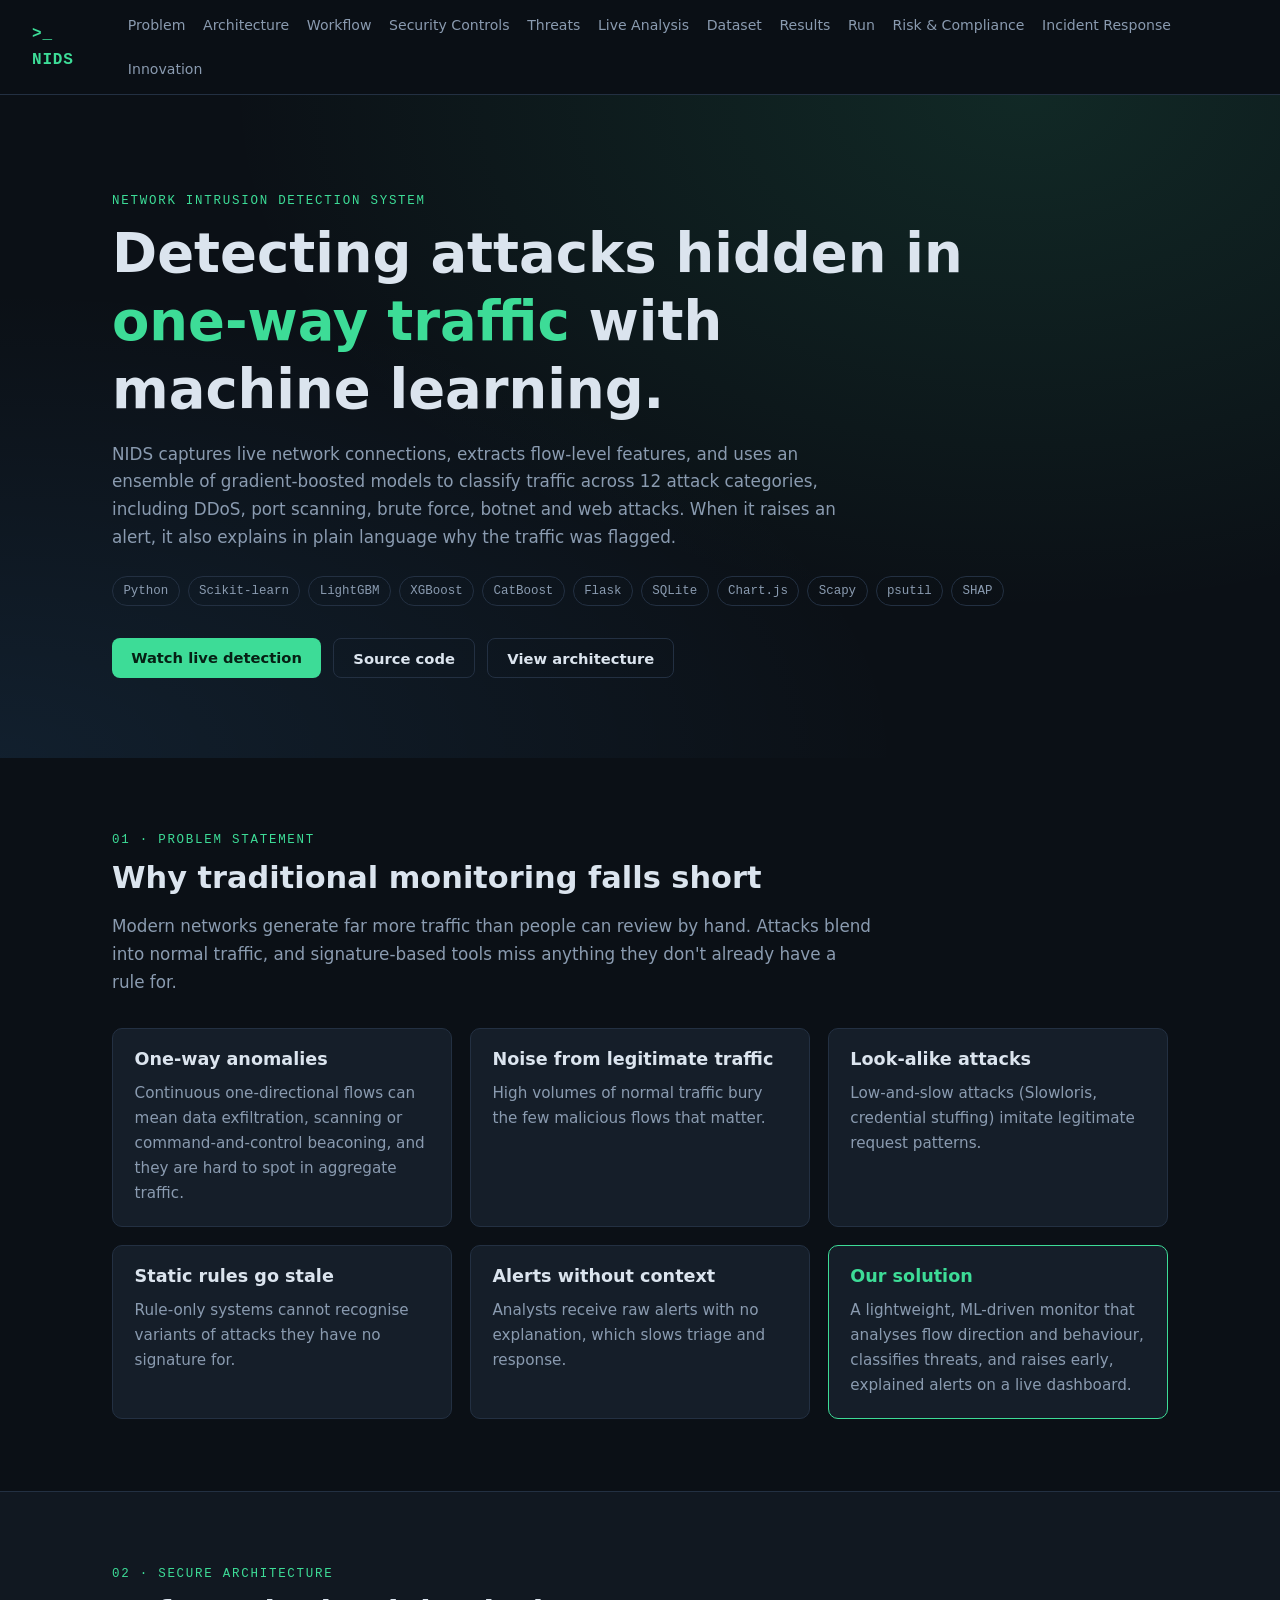
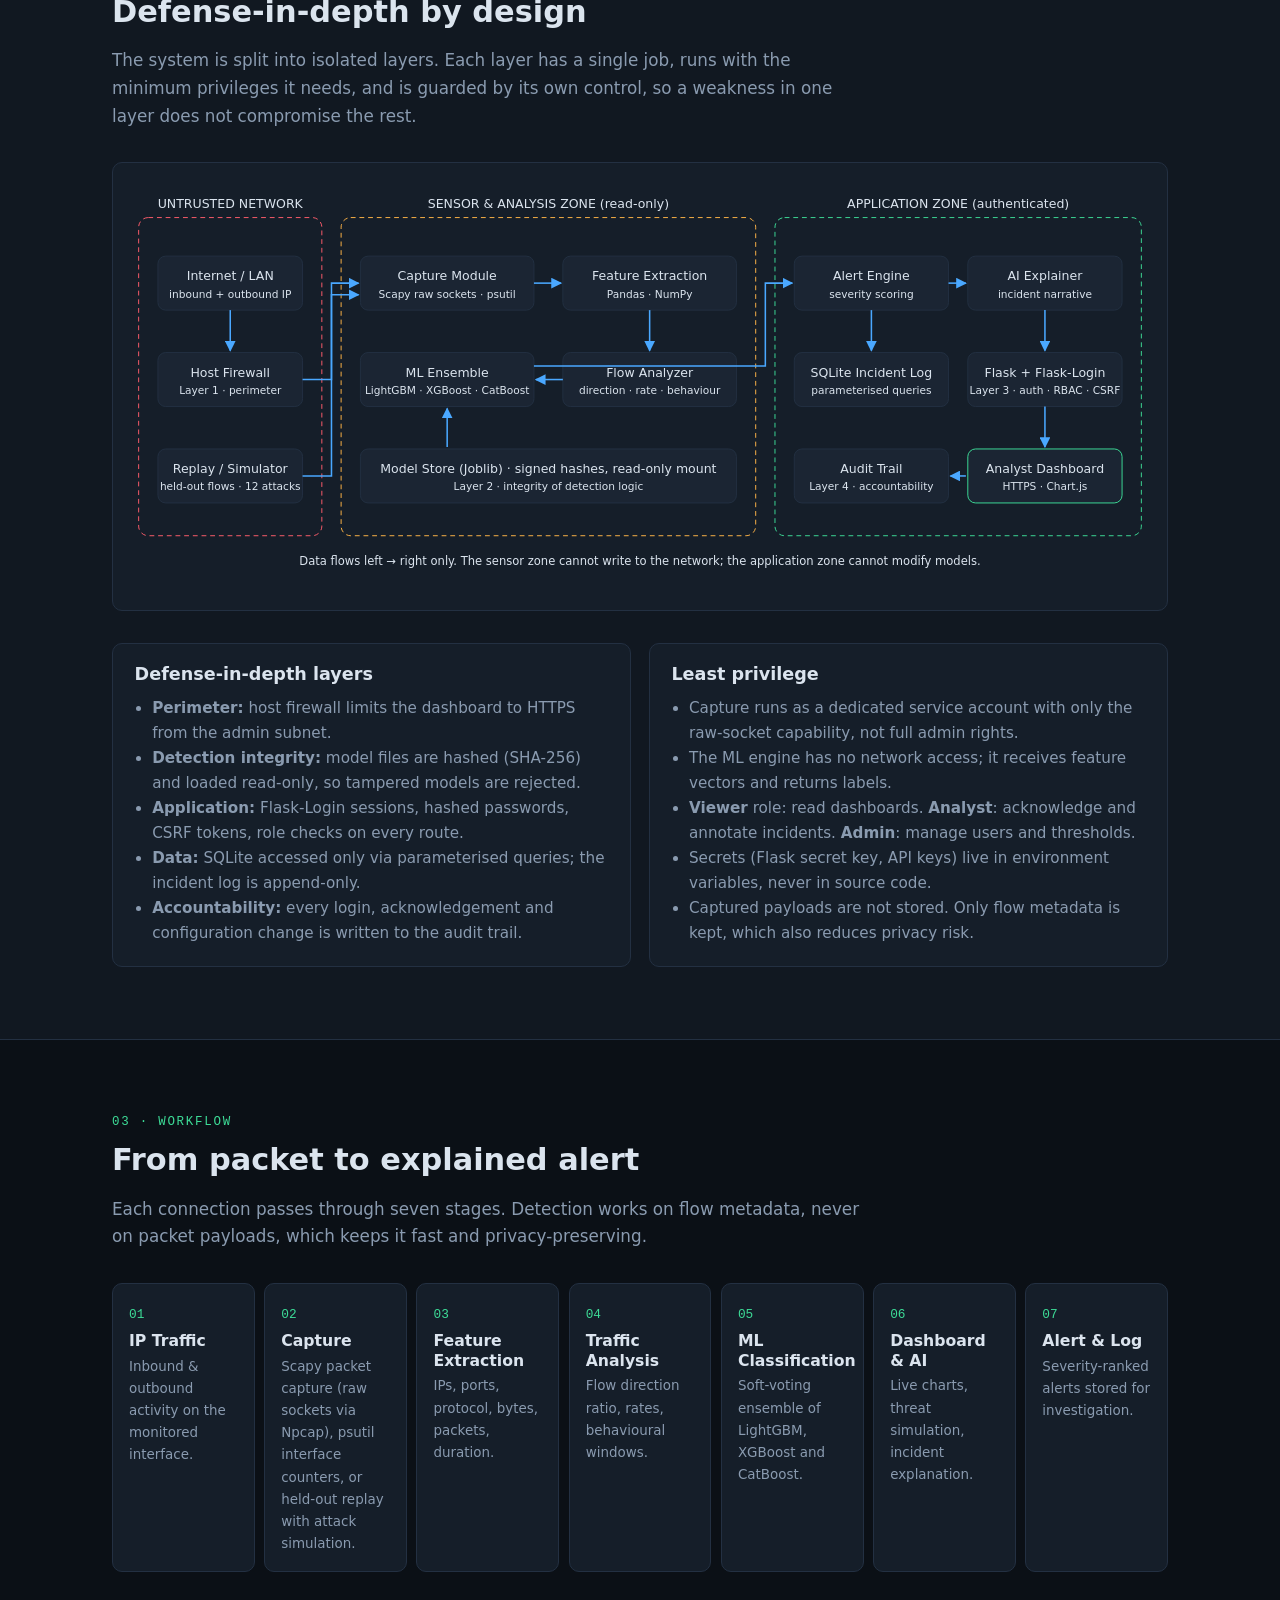
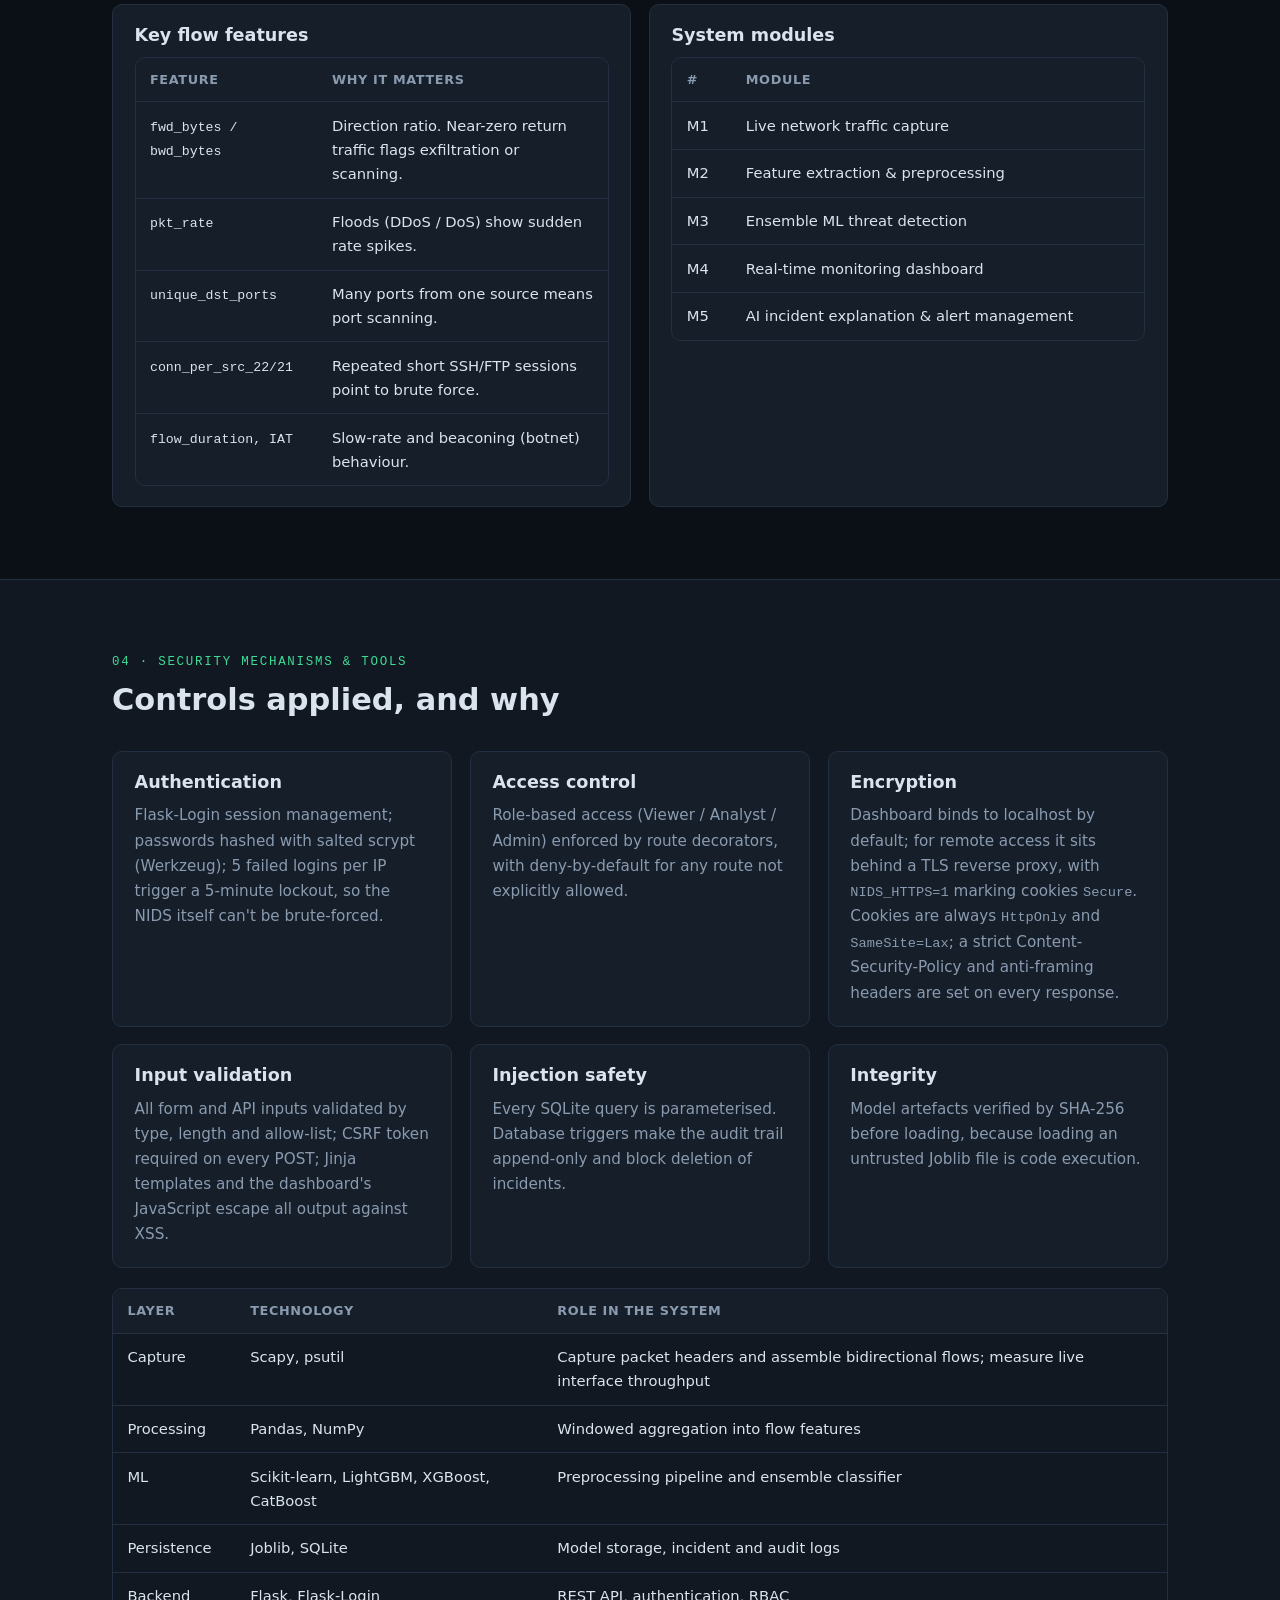
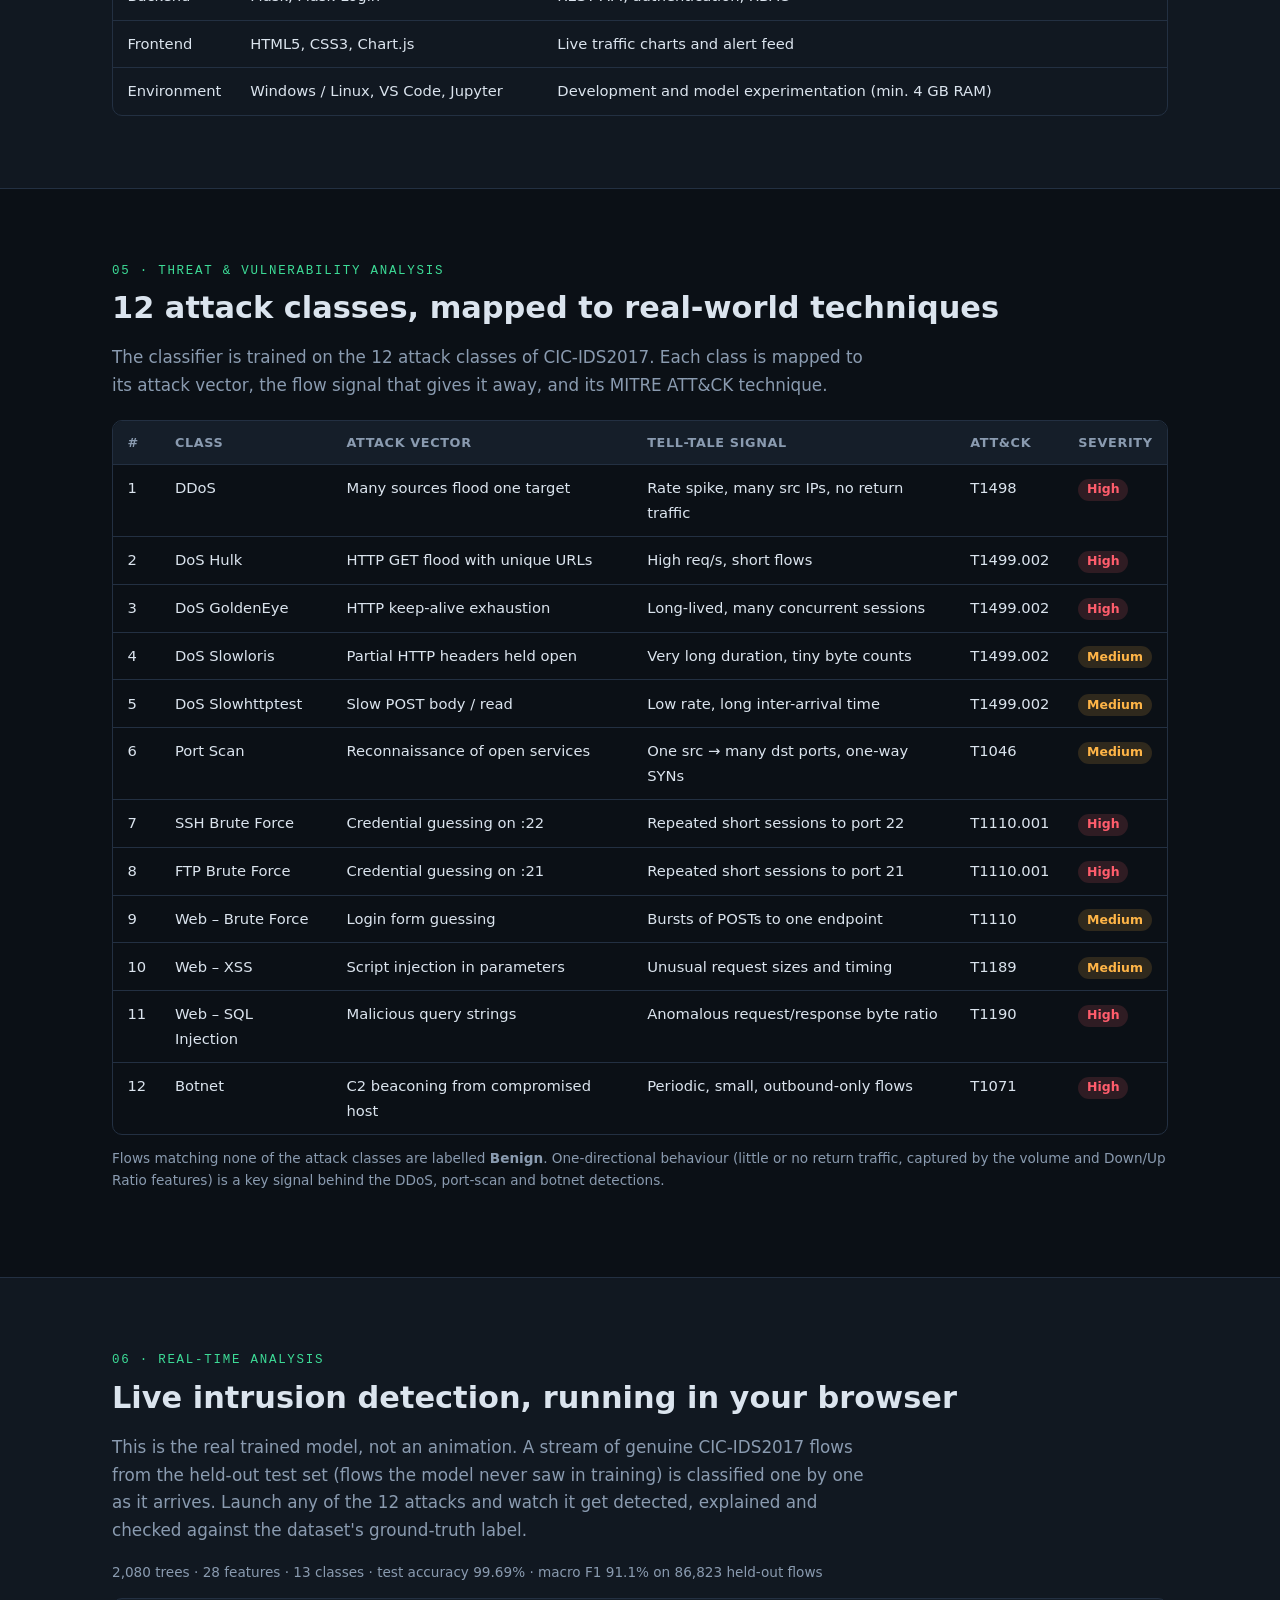
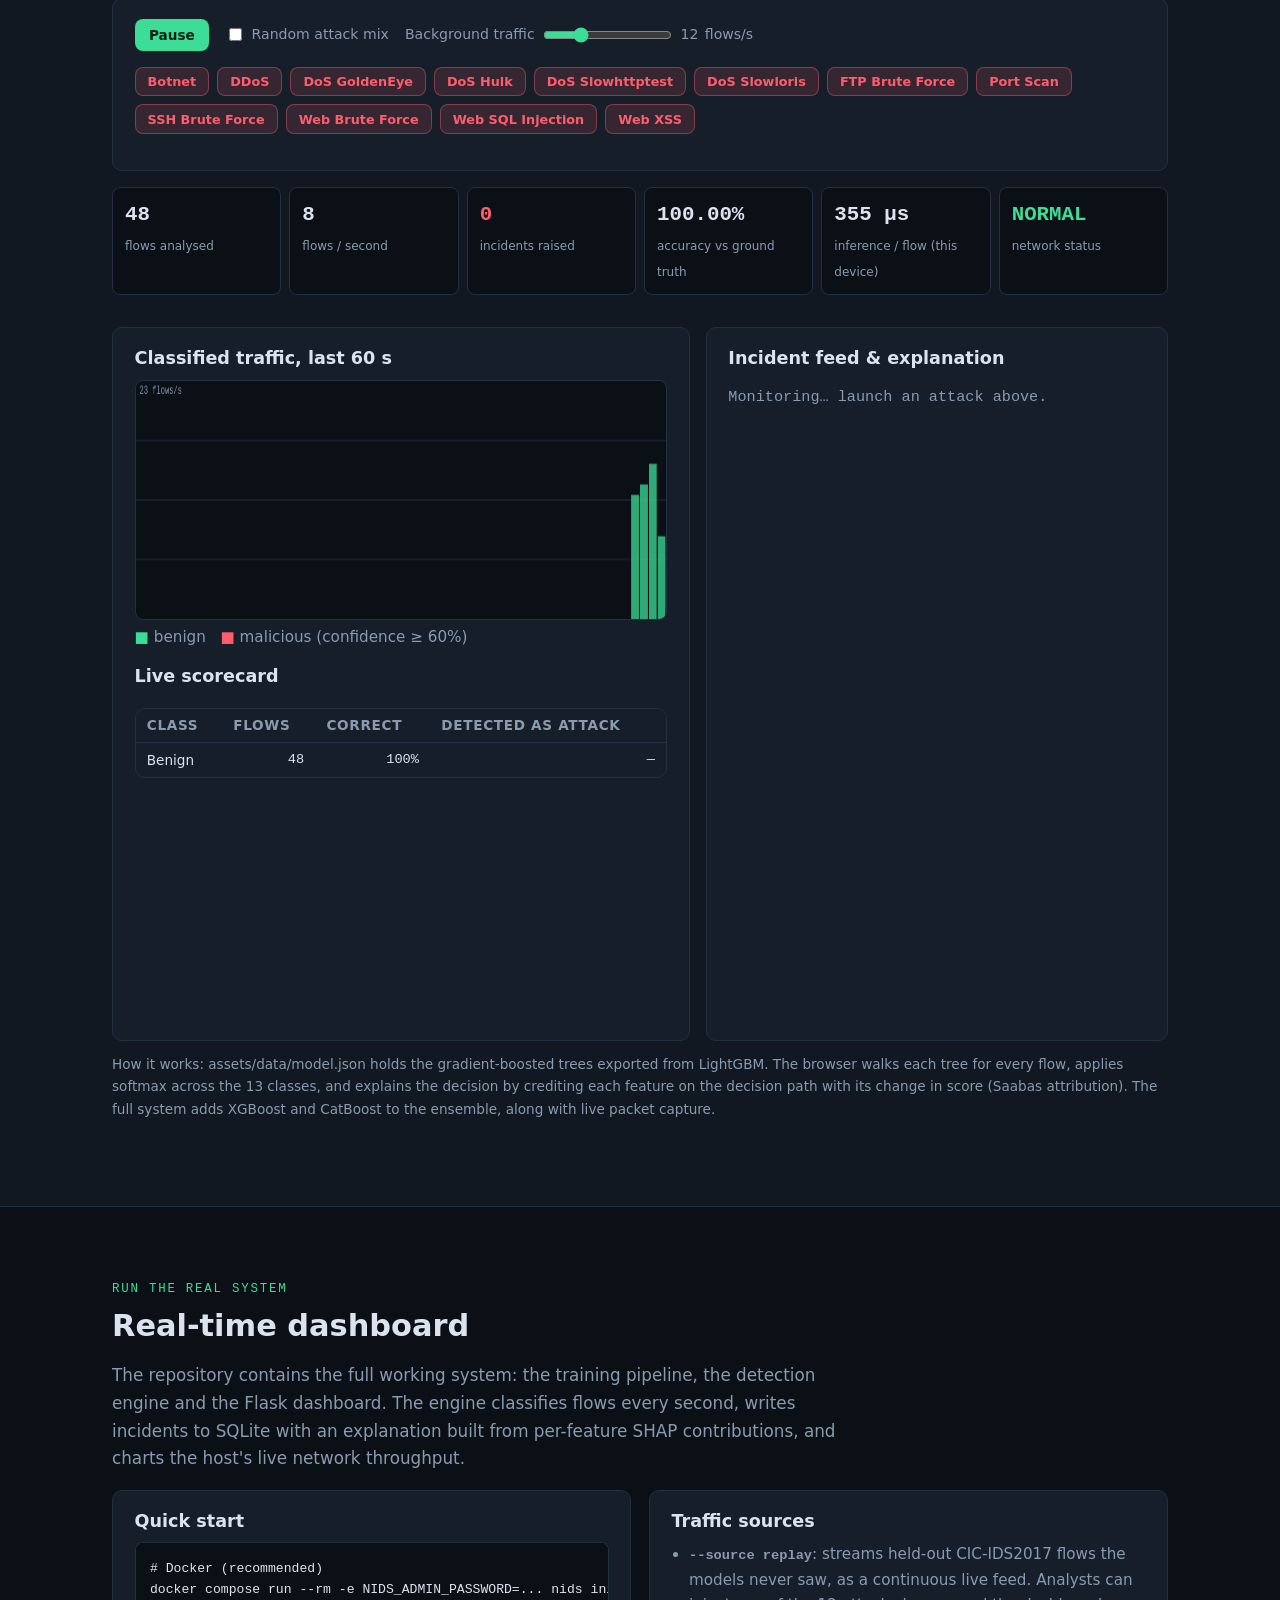
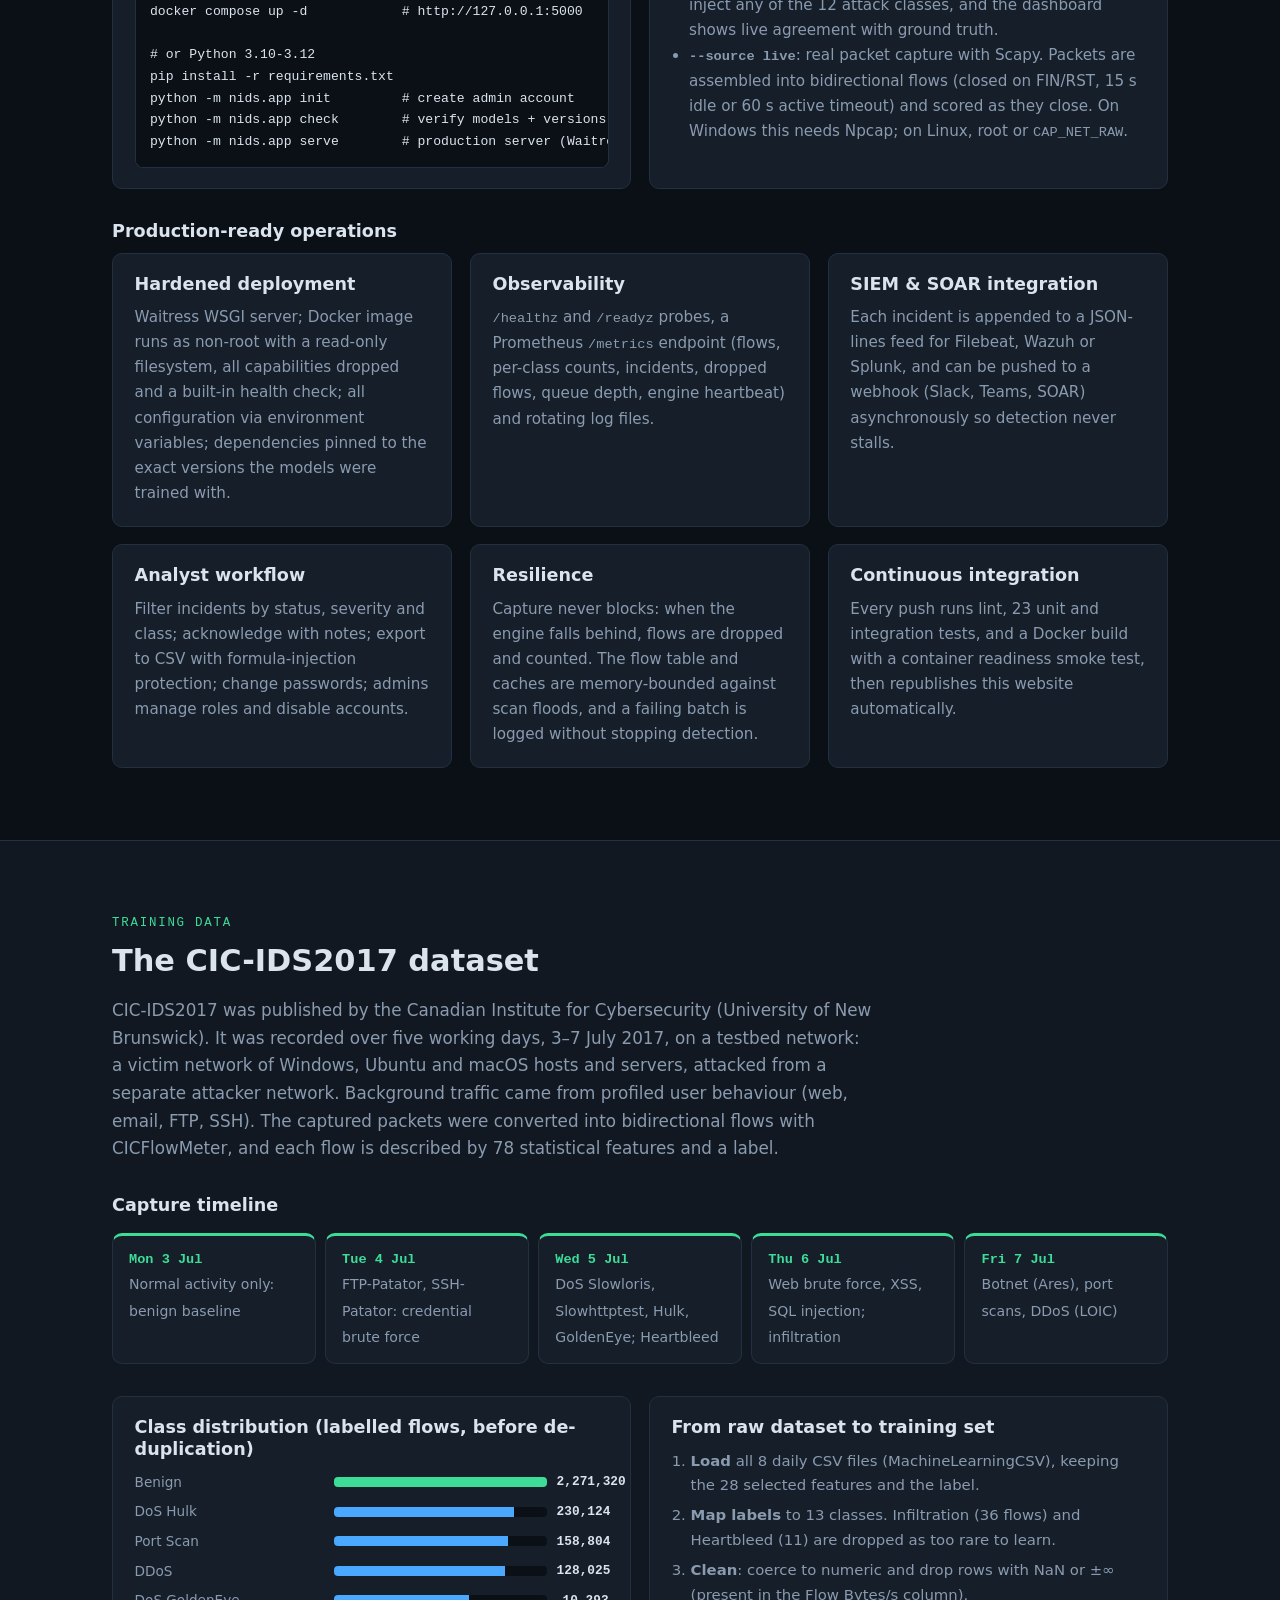
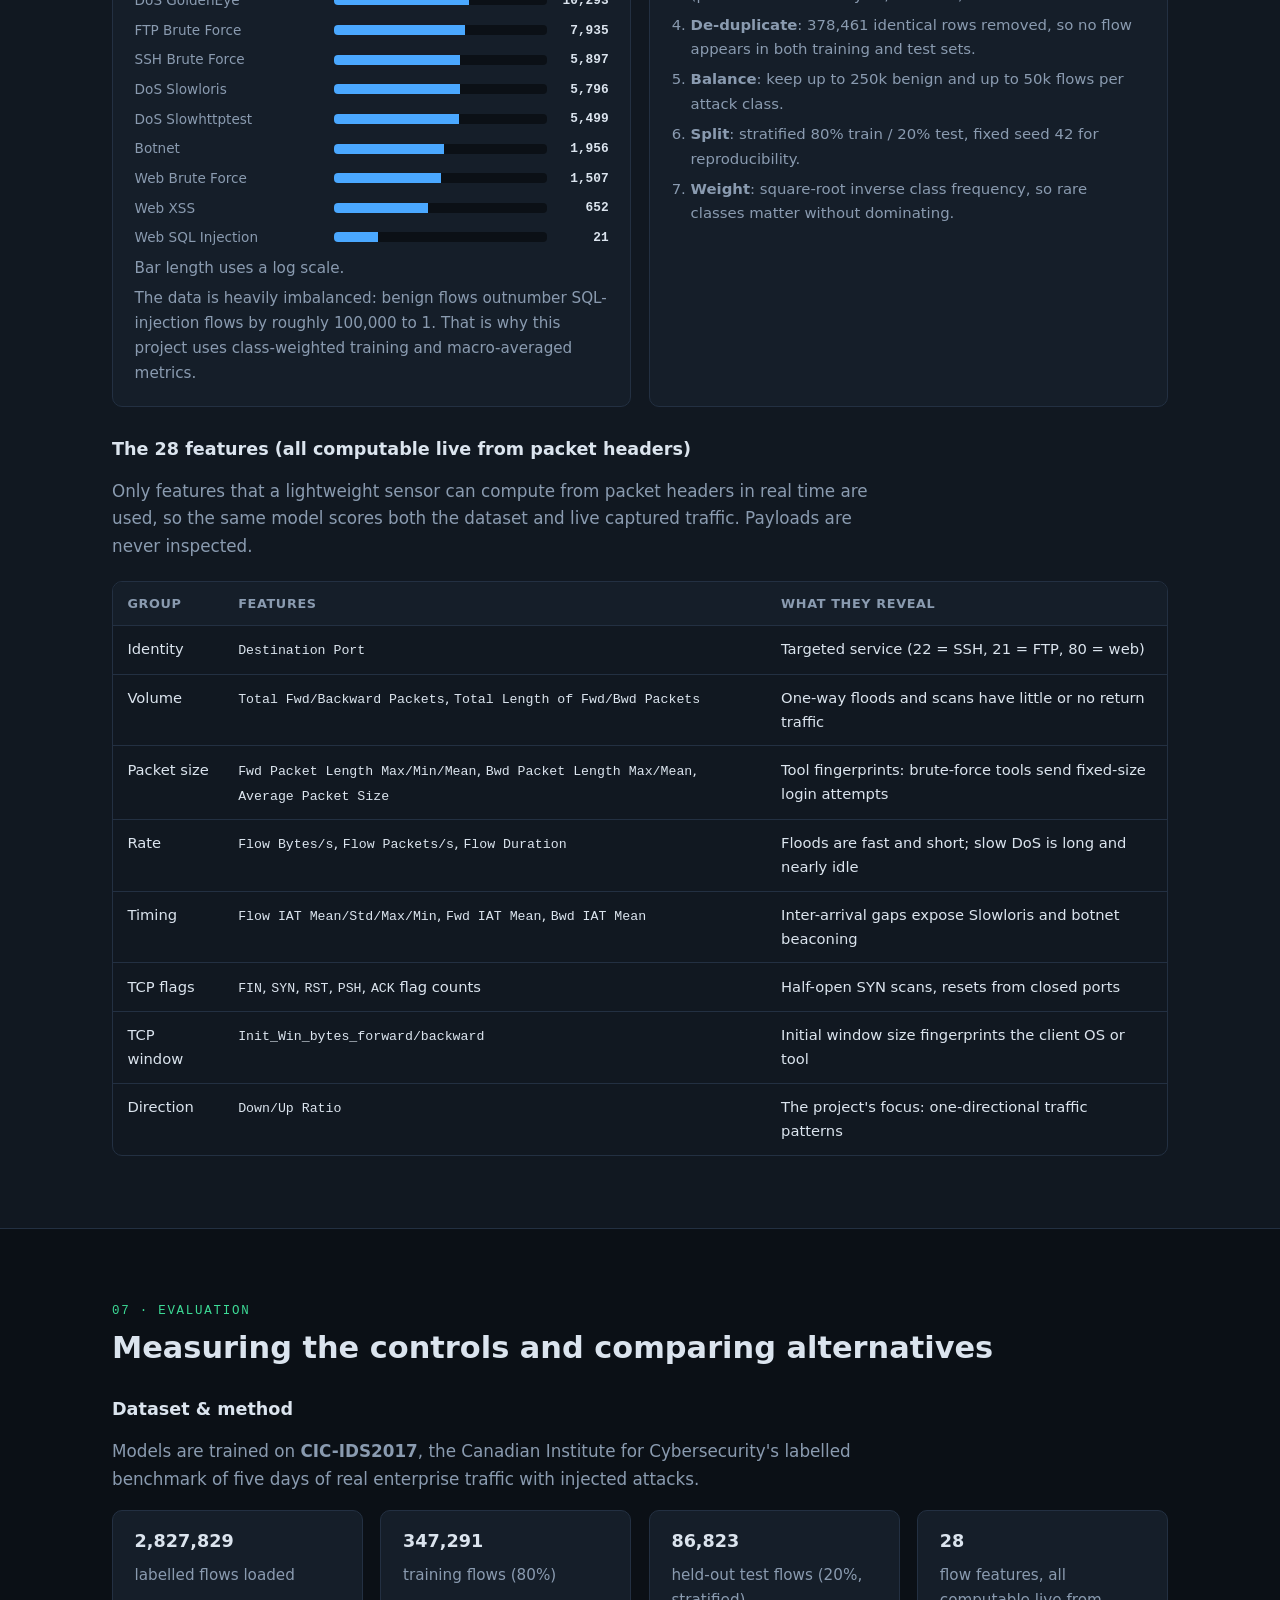
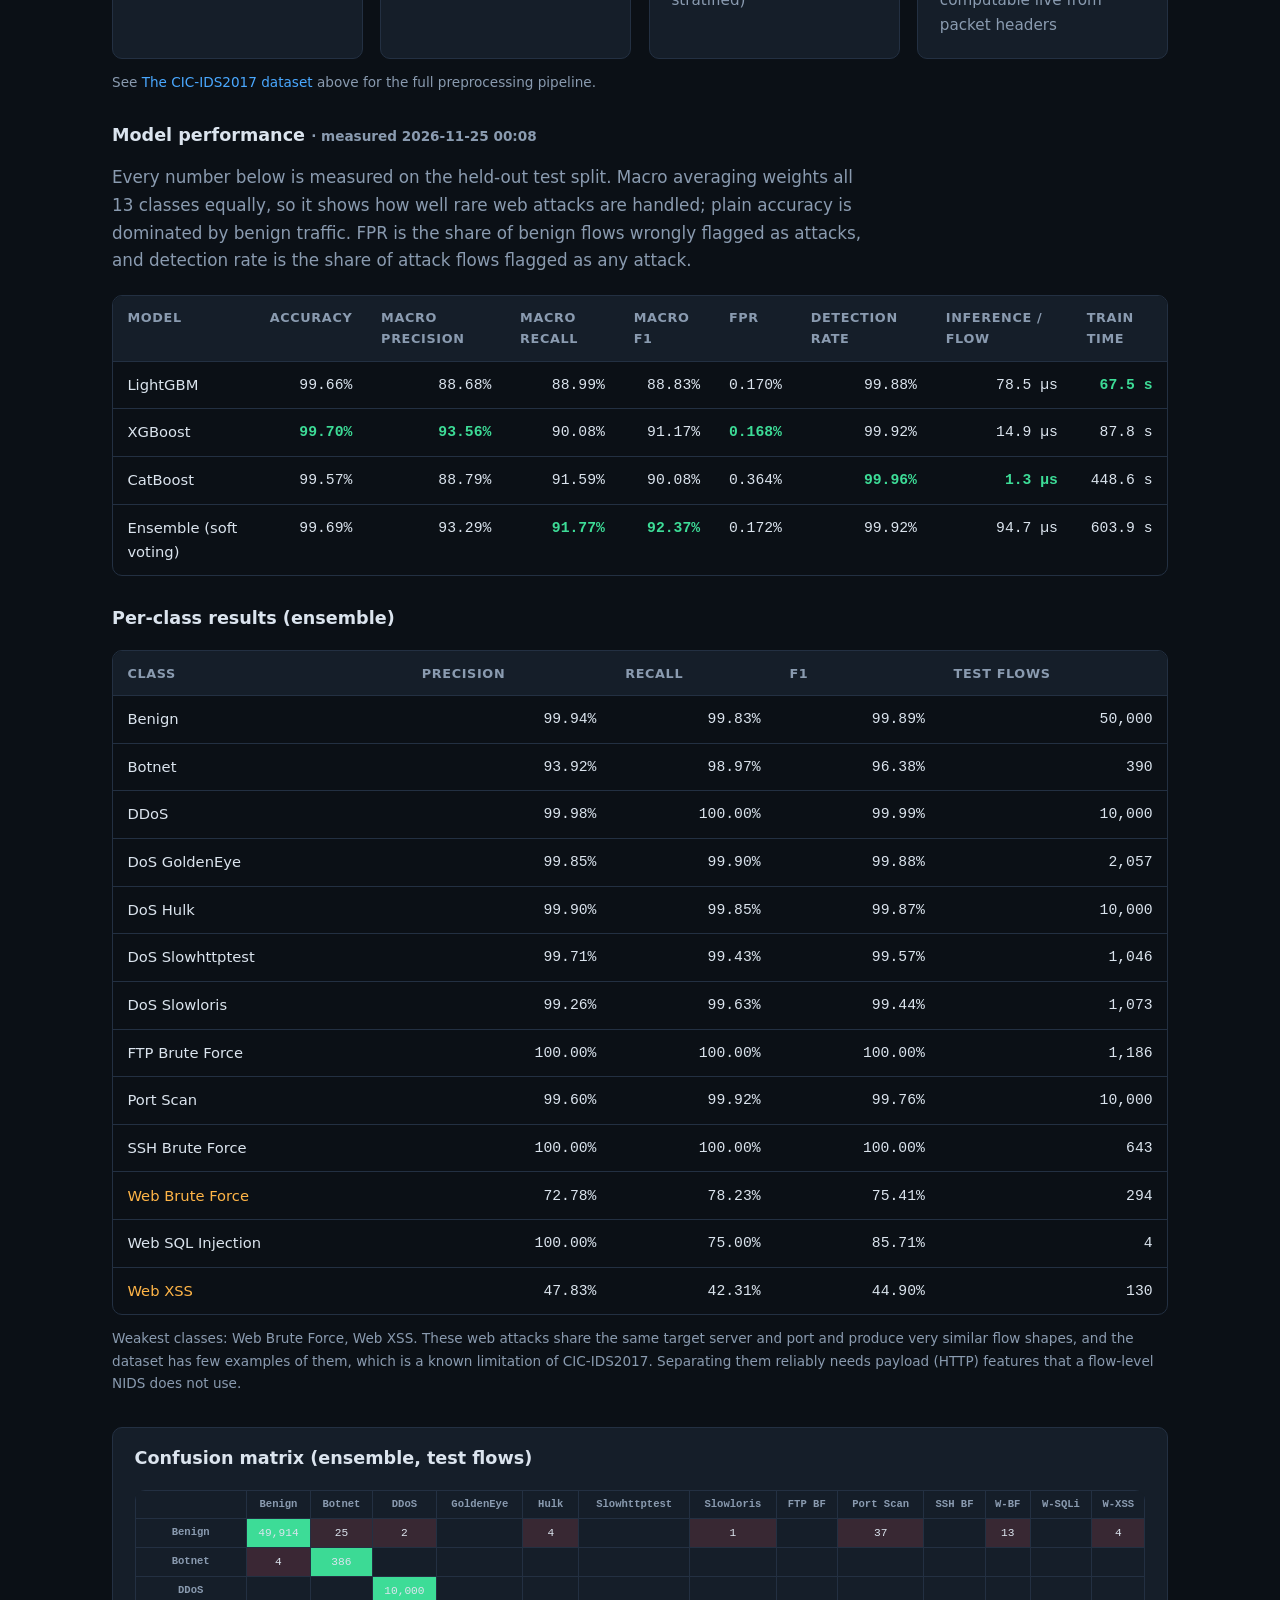
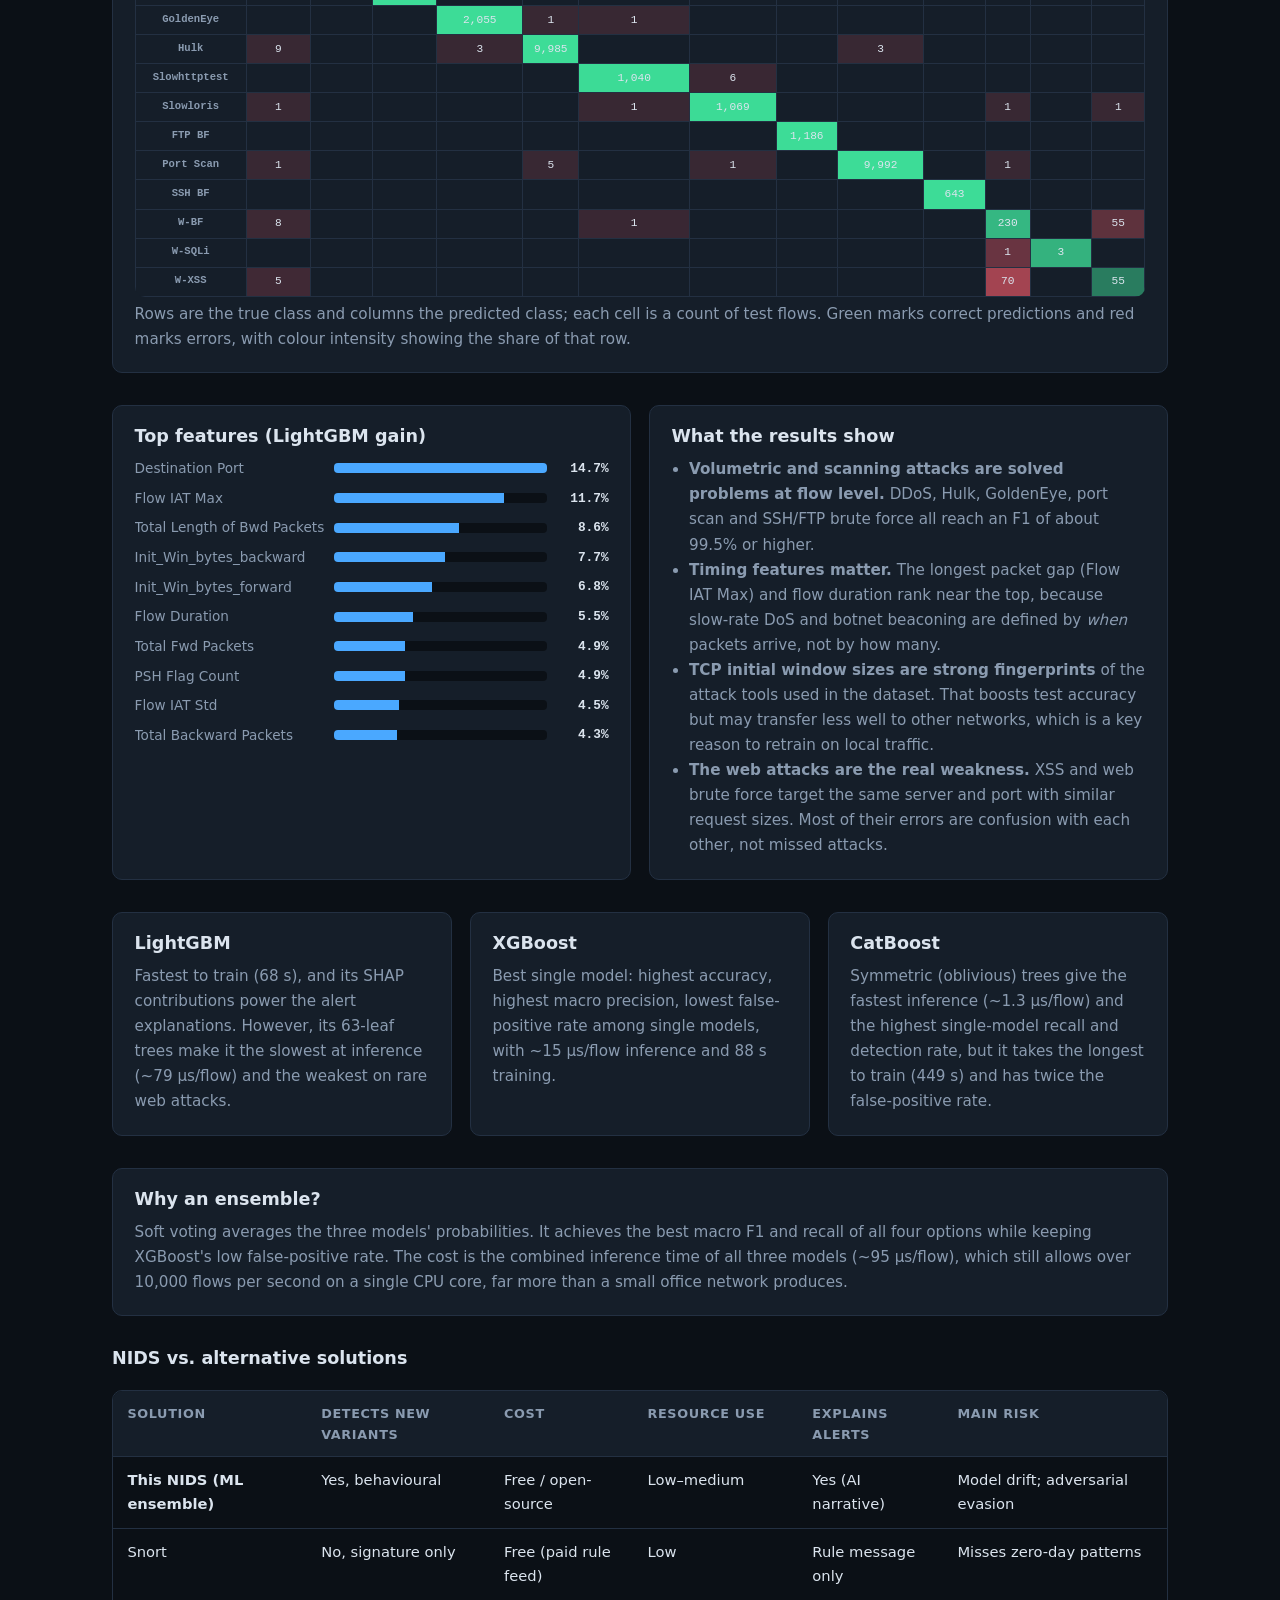
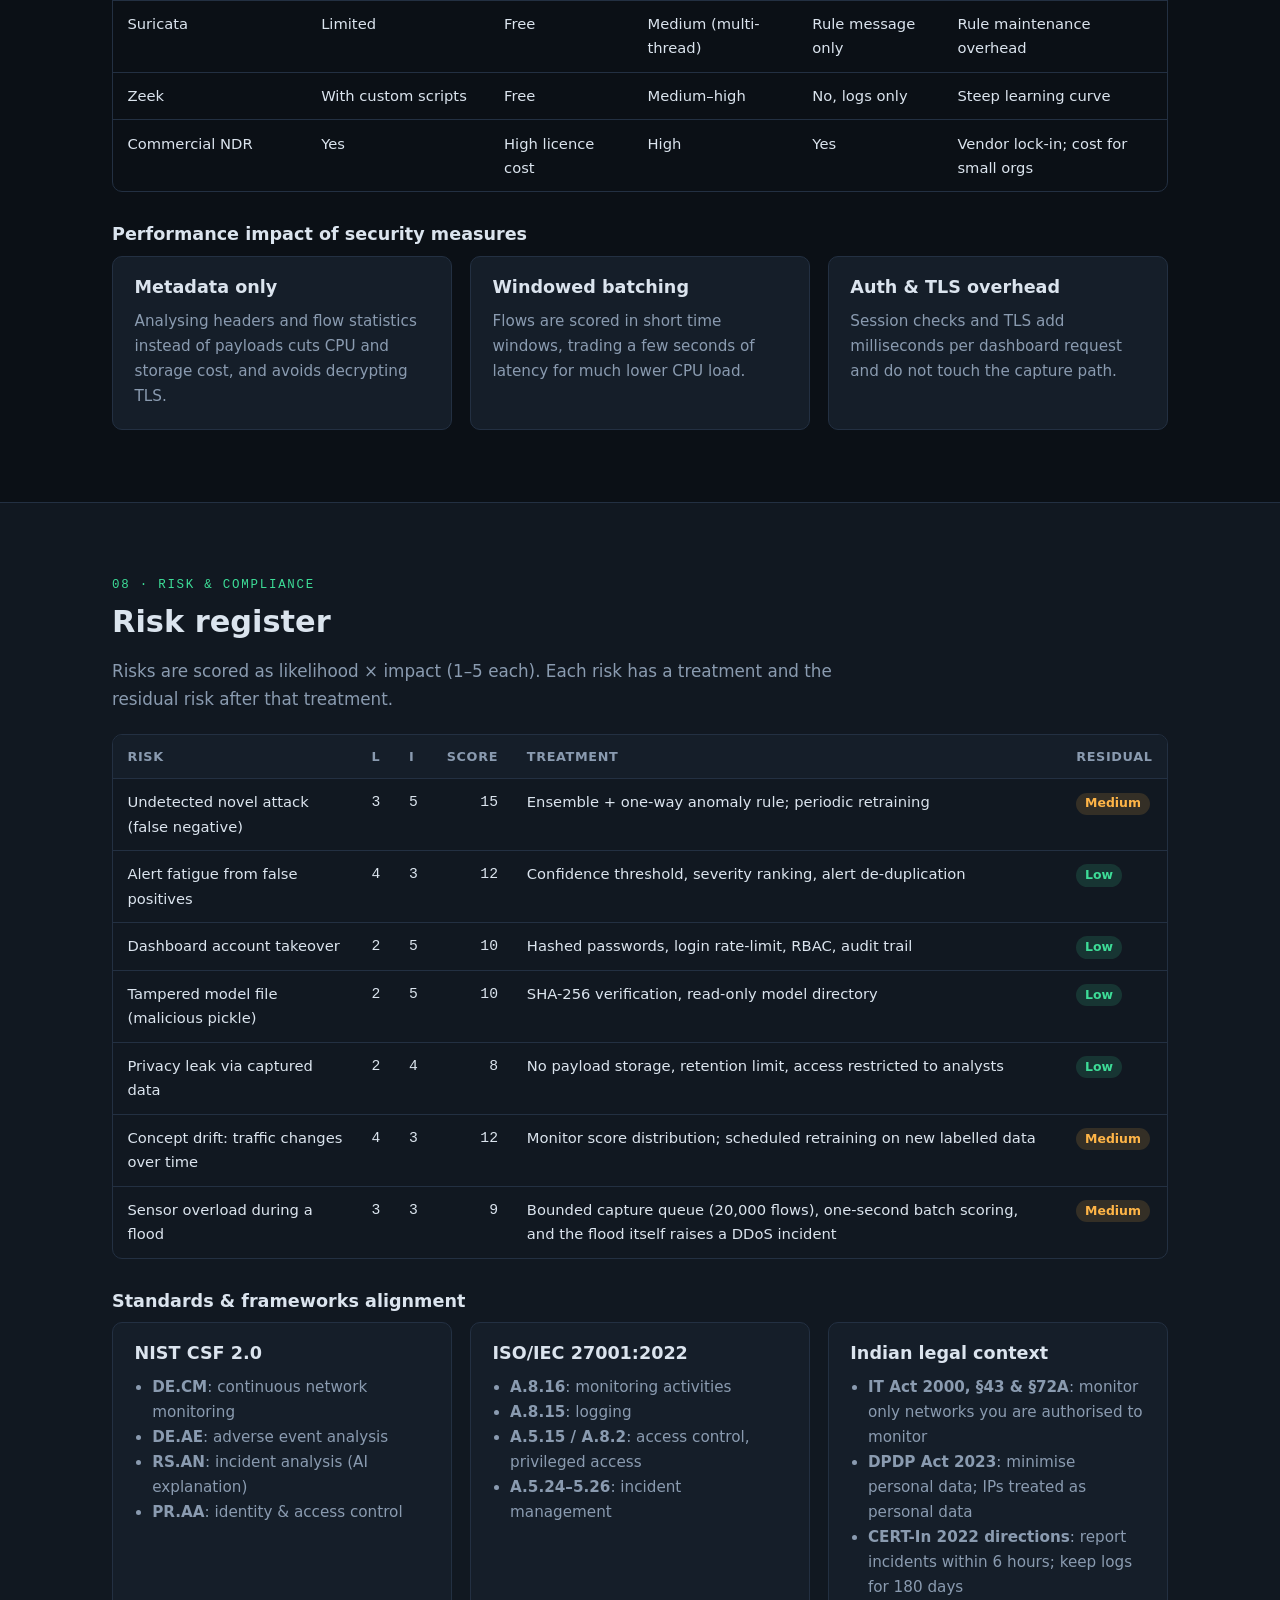
<file: index.html>
<!DOCTYPE html>
<html lang="en">
<head>
  <meta charset="UTF-8">
  <meta name="viewport" content="width=device-width, initial-scale=1">
  <title>NIDS – ML-Based Network Intrusion Detection System</title>
  <meta name="description" content="A lightweight, machine-learning powered Network Intrusion Detection System that captures traffic, detects one-directional anomalies and classifies 12 attack types.">
  <link rel="stylesheet" href="assets/style.css">
</head>
<body>

<nav class="nav">
  <span class="brand">&gt;_ NIDS</span>
  <ul>
    <li><a href="#problem">Problem</a></li>
    <li><a href="#architecture">Architecture</a></li>
    <li><a href="#workflow">Workflow</a></li>
    <li><a href="#controls">Security Controls</a></li>
    <li><a href="#threats">Threats</a></li>
    <li><a href="#demo">Live Analysis</a></li>
    <li><a href="#dataset">Dataset</a></li>
    <li><a href="#evaluation">Results</a></li>
    <li><a href="#run">Run</a></li>
    <li><a href="#risk">Risk &amp; Compliance</a></li>
    <li><a href="#incident">Incident Response</a></li>
    <li><a href="#innovation">Innovation</a></li>
  </ul>
</nav>

<!-- ================= HERO ================= -->
<header class="hero">
  <div class="wrap">
    <div class="eyebrow">Network Intrusion Detection System</div>
    <h1>Detecting attacks hidden in <span>one-way traffic</span> with machine learning.</h1>
    <p class="lead">NIDS captures live network connections, extracts flow-level features, and uses an ensemble of
      gradient-boosted models to classify traffic across 12 attack categories, including DDoS, port scanning,
      brute force, botnet and web attacks. When it raises an alert, it also explains in plain language why the
      traffic was flagged.</p>
    <div class="tags">
      <span class="tag">Python</span><span class="tag">Scikit-learn</span><span class="tag">LightGBM</span>
      <span class="tag">XGBoost</span><span class="tag">CatBoost</span><span class="tag">Flask</span>
      <span class="tag">SQLite</span><span class="tag">Chart.js</span><span class="tag">Scapy</span><span class="tag">psutil</span><span class="tag">SHAP</span>
    </div>
    <div class="cta">
      <a class="btn" href="#demo">Watch live detection</a>
      <a class="btn ghost" href="https://github.com/Nethrapalmjali/NIDS">Source code</a>
      <a class="btn ghost" href="#architecture">View architecture</a>
    </div>
  </div>
</header>

<!-- ================= PROBLEM ================= -->
<section id="problem">
  <div class="wrap">
    <div class="eyebrow">01 · Problem statement</div>
    <h2>Why traditional monitoring falls short</h2>
    <p class="lead">Modern networks generate far more traffic than people can review by hand. Attacks blend into
      normal traffic, and signature-based tools miss anything they don't already have a rule for.</p>
    <div class="grid g3 mt">
      <div class="card"><h3>One-way anomalies</h3><p>Continuous one-directional flows can mean data exfiltration, scanning or command-and-control beaconing, and they are hard to spot in aggregate traffic.</p></div>
      <div class="card"><h3>Noise from legitimate traffic</h3><p>High volumes of normal traffic bury the few malicious flows that matter.</p></div>
      <div class="card"><h3>Look-alike attacks</h3><p>Low-and-slow attacks (Slowloris, credential stuffing) imitate legitimate request patterns.</p></div>
      <div class="card"><h3>Static rules go stale</h3><p>Rule-only systems cannot recognise variants of attacks they have no signature for.</p></div>
      <div class="card"><h3>Alerts without context</h3><p>Analysts receive raw alerts with no explanation, which slows triage and response.</p></div>
      <div class="card" style="border-color:var(--accent)"><h3 style="color:var(--accent)">Our solution</h3><p>A lightweight, ML-driven monitor that analyses flow direction and behaviour, classifies threats, and raises early, explained alerts on a live dashboard.</p></div>
    </div>
  </div>
</section>

<!-- ================= ARCHITECTURE ================= -->
<section id="architecture">
  <div class="wrap">
    <div class="eyebrow">02 · Secure architecture</div>
    <h2>Defense-in-depth by design</h2>
    <p class="lead">The system is split into isolated layers. Each layer has a single job, runs with the minimum
      privileges it needs, and is guarded by its own control, so a weakness in one layer does not compromise the rest.</p>

    <div class="diagram" role="img" aria-label="Layered architecture of the NIDS from the network edge to the analyst">
      <svg viewBox="0 0 1060 430" xmlns="http://www.w3.org/2000/svg">
        <defs>
          <marker id="arr" viewBox="0 0 10 10" refX="9" refY="5" markerWidth="7" markerHeight="7" orient="auto-start-reverse">
            <path d="M0,0 L10,5 L0,10 z" fill="#4aa8ff"/>
          </marker>
        </defs>
        <!-- zones -->
        <rect x="10" y="40" width="190" height="330" rx="10" fill="none" stroke="#ff5d6c" stroke-dasharray="5 4"/>
        <text x="105" y="30" text-anchor="middle" font-size="13" fill="#ff5d6c">UNTRUSTED NETWORK</text>
        <rect x="220" y="40" width="430" height="330" rx="10" fill="none" stroke="#ffb547" stroke-dasharray="5 4"/>
        <text x="435" y="30" text-anchor="middle" font-size="13" fill="#ffb547">SENSOR &amp; ANALYSIS ZONE (read-only)</text>
        <rect x="670" y="40" width="380" height="330" rx="10" fill="none" stroke="#3ddc97" stroke-dasharray="5 4"/>
        <text x="860" y="30" text-anchor="middle" font-size="13" fill="#3ddc97">APPLICATION ZONE (authenticated)</text>

        <!-- untrusted -->
        <g font-size="13">
          <rect x="30" y="80" width="150" height="56" rx="8" fill="#1b2533" stroke="#233042"/>
          <text x="105" y="105" text-anchor="middle">Internet / LAN</text>
          <text x="105" y="123" text-anchor="middle" font-size="11" fill="#8a9bb0">inbound + outbound IP</text>

          <rect x="30" y="180" width="150" height="56" rx="8" fill="#1b2533" stroke="#233042"/>
          <text x="105" y="205" text-anchor="middle">Host Firewall</text>
          <text x="105" y="223" text-anchor="middle" font-size="11" fill="#8a9bb0">Layer 1 · perimeter</text>

          <rect x="30" y="280" width="150" height="56" rx="8" fill="#1b2533" stroke="#233042"/>
          <text x="105" y="305" text-anchor="middle">Replay / Simulator</text>
          <text x="105" y="323" text-anchor="middle" font-size="11" fill="#8a9bb0">held-out flows · 12 attacks</text>

          <!-- sensor -->
          <rect x="240" y="80" width="180" height="56" rx="8" fill="#1b2533" stroke="#233042"/>
          <text x="330" y="105" text-anchor="middle">Capture Module</text>
          <text x="330" y="123" text-anchor="middle" font-size="11" fill="#8a9bb0">Scapy raw sockets · psutil</text>

          <rect x="450" y="80" width="180" height="56" rx="8" fill="#1b2533" stroke="#233042"/>
          <text x="540" y="105" text-anchor="middle">Feature Extraction</text>
          <text x="540" y="123" text-anchor="middle" font-size="11" fill="#8a9bb0">Pandas · NumPy</text>

          <rect x="450" y="180" width="180" height="56" rx="8" fill="#1b2533" stroke="#233042"/>
          <text x="540" y="205" text-anchor="middle">Flow Analyzer</text>
          <text x="540" y="223" text-anchor="middle" font-size="11" fill="#8a9bb0">direction · rate · behaviour</text>

          <rect x="240" y="180" width="180" height="56" rx="8" fill="#1b2533" stroke="#233042"/>
          <text x="330" y="205" text-anchor="middle">ML Ensemble</text>
          <text x="330" y="223" text-anchor="middle" font-size="11" fill="#8a9bb0">LightGBM · XGBoost · CatBoost</text>

          <rect x="240" y="280" width="390" height="56" rx="8" fill="#1b2533" stroke="#233042"/>
          <text x="435" y="305" text-anchor="middle">Model Store (Joblib) · signed hashes, read-only mount</text>
          <text x="435" y="323" text-anchor="middle" font-size="11" fill="#8a9bb0">Layer 2 · integrity of detection logic</text>

          <!-- app -->
          <rect x="690" y="80" width="160" height="56" rx="8" fill="#1b2533" stroke="#233042"/>
          <text x="770" y="105" text-anchor="middle">Alert Engine</text>
          <text x="770" y="123" text-anchor="middle" font-size="11" fill="#8a9bb0">severity scoring</text>

          <rect x="870" y="80" width="160" height="56" rx="8" fill="#1b2533" stroke="#233042"/>
          <text x="950" y="105" text-anchor="middle">AI Explainer</text>
          <text x="950" y="123" text-anchor="middle" font-size="11" fill="#8a9bb0">incident narrative</text>

          <rect x="690" y="180" width="160" height="56" rx="8" fill="#1b2533" stroke="#233042"/>
          <text x="770" y="205" text-anchor="middle">SQLite Incident Log</text>
          <text x="770" y="223" text-anchor="middle" font-size="11" fill="#8a9bb0">parameterised queries</text>

          <rect x="870" y="180" width="160" height="56" rx="8" fill="#1b2533" stroke="#233042"/>
          <text x="950" y="205" text-anchor="middle">Flask + Flask-Login</text>
          <text x="950" y="223" text-anchor="middle" font-size="11" fill="#8a9bb0">Layer 3 · auth · RBAC · CSRF</text>

          <rect x="870" y="280" width="160" height="56" rx="8" fill="#1b2533" stroke="#3ddc97"/>
          <text x="950" y="305" text-anchor="middle">Analyst Dashboard</text>
          <text x="950" y="323" text-anchor="middle" font-size="11" fill="#8a9bb0">HTTPS · Chart.js</text>

          <rect x="690" y="280" width="160" height="56" rx="8" fill="#1b2533" stroke="#233042"/>
          <text x="770" y="305" text-anchor="middle">Audit Trail</text>
          <text x="770" y="323" text-anchor="middle" font-size="11" fill="#8a9bb0">Layer 4 · accountability</text>
        </g>

        <!-- arrows -->
        <g stroke="#4aa8ff" stroke-width="1.6" fill="none" marker-end="url(#arr)">
          <path d="M105 136 V178"/>
          <path d="M180 208 H210 V108 H238"/>
          <path d="M180 308 H210 V120 H238"/>
          <path d="M420 108 H448"/>
          <path d="M540 136 V178"/>
          <path d="M450 208 H422"/>
          <path d="M330 278 V238"/>
          <path d="M420 194 H660 V108 H688"/>
          <path d="M850 108 H868"/>
          <path d="M770 136 V178"/>
          <path d="M950 136 V178"/>
          <path d="M950 236 V278"/>
          <path d="M868 308 H852"/>
        </g>
        <text x="530" y="400" text-anchor="middle" font-size="12" fill="#8a9bb0">Data flows left → right only. The sensor zone cannot write to the network; the application zone cannot modify models.</text>
      </svg>
    </div>

    <div class="grid g2 mt">
      <div class="card">
        <h3>Defense-in-depth layers</h3>
        <ul>
          <li><b>Perimeter:</b> host firewall limits the dashboard to HTTPS from the admin subnet.</li>
          <li><b>Detection integrity:</b> model files are hashed (SHA-256) and loaded read-only, so tampered models are rejected.</li>
          <li><b>Application:</b> Flask-Login sessions, hashed passwords, CSRF tokens, role checks on every route.</li>
          <li><b>Data:</b> SQLite accessed only via parameterised queries; the incident log is append-only.</li>
          <li><b>Accountability:</b> every login, acknowledgement and configuration change is written to the audit trail.</li>
        </ul>
      </div>
      <div class="card">
        <h3>Least privilege</h3>
        <ul>
          <li>Capture runs as a dedicated service account with only the raw-socket capability, not full admin rights.</li>
          <li>The ML engine has no network access; it receives feature vectors and returns labels.</li>
          <li><b>Viewer</b> role: read dashboards. <b>Analyst</b>: acknowledge and annotate incidents. <b>Admin</b>: manage users and thresholds.</li>
          <li>Secrets (Flask secret key, API keys) live in environment variables, never in source code.</li>
          <li>Captured payloads are not stored. Only flow metadata is kept, which also reduces privacy risk.</li>
        </ul>
      </div>
    </div>
  </div>
</section>

<!-- ================= WORKFLOW ================= -->
<section id="workflow">
  <div class="wrap">
    <div class="eyebrow">03 · Workflow</div>
    <h2>From packet to explained alert</h2>
    <p class="lead">Each connection passes through seven stages. Detection works on flow metadata, never on packet
      payloads, which keeps it fast and privacy-preserving.</p>
    <div class="pipeline">
      <div class="step"><h3>IP Traffic</h3><p>Inbound &amp; outbound activity on the monitored interface.</p></div>
      <div class="step"><h3>Capture</h3><p>Scapy packet capture (raw sockets via Npcap), psutil interface counters, or held-out replay with attack simulation.</p></div>
      <div class="step"><h3>Feature Extraction</h3><p>IPs, ports, protocol, bytes, packets, duration.</p></div>
      <div class="step"><h3>Traffic Analysis</h3><p>Flow direction ratio, rates, behavioural windows.</p></div>
      <div class="step"><h3>ML Classification</h3><p>Soft-voting ensemble of LightGBM, XGBoost and CatBoost.</p></div>
      <div class="step"><h3>Dashboard &amp; AI</h3><p>Live charts, threat simulation, incident explanation.</p></div>
      <div class="step"><h3>Alert &amp; Log</h3><p>Severity-ranked alerts stored for investigation.</p></div>
    </div>

    <div class="grid g2 mt">
      <div class="card">
        <h3>Key flow features</h3>
        <div class="table-wrap" style="margin-top:.6rem">
          <table>
            <tr><th>Feature</th><th>Why it matters</th></tr>
            <tr><td><code>fwd_bytes / bwd_bytes</code></td><td>Direction ratio. Near-zero return traffic flags exfiltration or scanning.</td></tr>
            <tr><td><code>pkt_rate</code></td><td>Floods (DDoS / DoS) show sudden rate spikes.</td></tr>
            <tr><td><code>unique_dst_ports</code></td><td>Many ports from one source means port scanning.</td></tr>
            <tr><td><code>conn_per_src_22/21</code></td><td>Repeated short SSH/FTP sessions point to brute force.</td></tr>
            <tr><td><code>flow_duration, IAT</code></td><td>Slow-rate and beaconing (botnet) behaviour.</td></tr>
          </table>
        </div>
      </div>
      <div class="card">
        <h3>System modules</h3>
        <div class="table-wrap" style="margin-top:.6rem">
          <table>
            <tr><th>#</th><th>Module</th></tr>
            <tr><td>M1</td><td>Live network traffic capture</td></tr>
            <tr><td>M2</td><td>Feature extraction &amp; preprocessing</td></tr>
            <tr><td>M3</td><td>Ensemble ML threat detection</td></tr>
            <tr><td>M4</td><td>Real-time monitoring dashboard</td></tr>
            <tr><td>M5</td><td>AI incident explanation &amp; alert management</td></tr>
          </table>
        </div>
      </div>
    </div>
  </div>
</section>

<!-- ================= CONTROLS ================= -->
<section id="controls">
  <div class="wrap">
    <div class="eyebrow">04 · Security mechanisms &amp; tools</div>
    <h2>Controls applied, and why</h2>
    <div class="grid g3 mt">
      <div class="card"><h3>Authentication</h3><p>Flask-Login session management; passwords hashed with salted scrypt (Werkzeug); 5 failed logins per IP trigger a 5-minute lockout, so the NIDS itself can't be brute-forced.</p></div>
      <div class="card"><h3>Access control</h3><p>Role-based access (Viewer / Analyst / Admin) enforced by route decorators, with deny-by-default for any route not explicitly allowed.</p></div>
      <div class="card"><h3>Encryption</h3><p>Dashboard binds to localhost by default; for remote access it sits behind a TLS reverse proxy, with <code>NIDS_HTTPS=1</code> marking cookies <code>Secure</code>. Cookies are always <code>HttpOnly</code> and <code>SameSite=Lax</code>; a strict Content-Security-Policy and anti-framing headers are set on every response.</p></div>
      <div class="card"><h3>Input validation</h3><p>All form and API inputs validated by type, length and allow-list; CSRF token required on every POST; Jinja templates and the dashboard's JavaScript escape all output against XSS.</p></div>
      <div class="card"><h3>Injection safety</h3><p>Every SQLite query is parameterised. Database triggers make the audit trail append-only and block deletion of incidents.</p></div>
      <div class="card"><h3>Integrity</h3><p>Model artefacts verified by SHA-256 before loading, because loading an untrusted Joblib file is code execution.</p></div>
    </div>

    <div class="table-wrap mt">
      <table>
        <tr><th>Layer</th><th>Technology</th><th>Role in the system</th></tr>
        <tr><td>Capture</td><td>Scapy, psutil</td><td>Capture packet headers and assemble bidirectional flows; measure live interface throughput</td></tr>
        <tr><td>Processing</td><td>Pandas, NumPy</td><td>Windowed aggregation into flow features</td></tr>
        <tr><td>ML</td><td>Scikit-learn, LightGBM, XGBoost, CatBoost</td><td>Preprocessing pipeline and ensemble classifier</td></tr>
        <tr><td>Persistence</td><td>Joblib, SQLite</td><td>Model storage, incident and audit logs</td></tr>
        <tr><td>Backend</td><td>Flask, Flask-Login</td><td>REST API, authentication, RBAC</td></tr>
        <tr><td>Frontend</td><td>HTML5, CSS3, Chart.js</td><td>Live traffic charts and alert feed</td></tr>
        <tr><td>Environment</td><td>Windows / Linux, VS Code, Jupyter</td><td>Development and model experimentation (min. 4 GB RAM)</td></tr>
      </table>
    </div>
  </div>
</section>

<!-- ================= THREATS ================= -->
<section id="threats">
  <div class="wrap">
    <div class="eyebrow">05 · Threat &amp; vulnerability analysis</div>
    <h2>12 attack classes, mapped to real-world techniques</h2>
    <p class="lead">The classifier is trained on the 12 attack classes of CIC-IDS2017. Each class is mapped to its attack
      vector, the flow signal that gives it away, and its MITRE ATT&amp;CK technique.</p>
    <div class="table-wrap">
      <table>
        <tr><th>#</th><th>Class</th><th>Attack vector</th><th>Tell-tale signal</th><th>ATT&amp;CK</th><th>Severity</th></tr>
        <tr><td>1</td><td>DDoS</td><td>Many sources flood one target</td><td>Rate spike, many src IPs, no return traffic</td><td>T1498</td><td><span class="pill hi">High</span></td></tr>
        <tr><td>2</td><td>DoS Hulk</td><td>HTTP GET flood with unique URLs</td><td>High req/s, short flows</td><td>T1499.002</td><td><span class="pill hi">High</span></td></tr>
        <tr><td>3</td><td>DoS GoldenEye</td><td>HTTP keep-alive exhaustion</td><td>Long-lived, many concurrent sessions</td><td>T1499.002</td><td><span class="pill hi">High</span></td></tr>
        <tr><td>4</td><td>DoS Slowloris</td><td>Partial HTTP headers held open</td><td>Very long duration, tiny byte counts</td><td>T1499.002</td><td><span class="pill md">Medium</span></td></tr>
        <tr><td>5</td><td>DoS Slowhttptest</td><td>Slow POST body / read</td><td>Low rate, long inter-arrival time</td><td>T1499.002</td><td><span class="pill md">Medium</span></td></tr>
        <tr><td>6</td><td>Port Scan</td><td>Reconnaissance of open services</td><td>One src → many dst ports, one-way SYNs</td><td>T1046</td><td><span class="pill md">Medium</span></td></tr>
        <tr><td>7</td><td>SSH Brute Force</td><td>Credential guessing on :22</td><td>Repeated short sessions to port 22</td><td>T1110.001</td><td><span class="pill hi">High</span></td></tr>
        <tr><td>8</td><td>FTP Brute Force</td><td>Credential guessing on :21</td><td>Repeated short sessions to port 21</td><td>T1110.001</td><td><span class="pill hi">High</span></td></tr>
        <tr><td>9</td><td>Web – Brute Force</td><td>Login form guessing</td><td>Bursts of POSTs to one endpoint</td><td>T1110</td><td><span class="pill md">Medium</span></td></tr>
        <tr><td>10</td><td>Web – XSS</td><td>Script injection in parameters</td><td>Unusual request sizes and timing</td><td>T1189</td><td><span class="pill md">Medium</span></td></tr>
        <tr><td>11</td><td>Web – SQL Injection</td><td>Malicious query strings</td><td>Anomalous request/response byte ratio</td><td>T1190</td><td><span class="pill hi">High</span></td></tr>
        <tr><td>12</td><td>Botnet</td><td>C2 beaconing from compromised host</td><td>Periodic, small, outbound-only flows</td><td>T1071</td><td><span class="pill hi">High</span></td></tr>
      </table>
    </div>
    <p class="note">Flows matching none of the attack classes are labelled <b>Benign</b>. One-directional behaviour (little or no return
      traffic, captured by the volume and Down/Up Ratio features) is a key signal behind the DDoS, port-scan and botnet detections.</p>
  </div>
</section>

<!-- ================= DEMO ================= -->
<section id="demo">
  <div class="wrap">
    <div class="eyebrow">06 · Real-time analysis</div>
    <h2>Live intrusion detection, running in your browser</h2>
    <p class="lead">This is the real trained model, not an animation. A stream of genuine CIC-IDS2017 flows from the
      held-out test set (flows the model never saw in training) is classified one by one as it arrives. Launch any of
      the 12 attacks and watch it get detected, explained and checked against the dataset's ground-truth label.</p>
    <p class="note" id="lv-model"></p>
    <p class="note" id="lv-loading">Loading model…</p>

    <div id="lv-app" class="hidden">
      <div class="card">
        <div class="controls">
          <button class="btn" id="lv-toggle">Pause</button>
          <label class="ctl"><input type="checkbox" id="lv-mix"> Random attack mix</label>
          <label class="ctl">Background traffic <input type="range" id="lv-rate-in" min="2" max="40" value="12"> <span id="lv-rate-val">12</span> flows/s</label>
        </div>
        <div class="controls" id="lv-buttons"></div>
      </div>

      <div class="stats six mt-s">
        <div class="stat"><b id="lv-flows">0</b><span>flows analysed</span></div>
        <div class="stat"><b id="lv-rate">0</b><span>flows / second</span></div>
        <div class="stat"><b id="lv-alerts" class="bad">0</b><span>incidents raised</span></div>
        <div class="stat"><b id="lv-acc">–</b><span>accuracy vs ground truth</span></div>
        <div class="stat"><b id="lv-lat">–</b><span>inference / flow (this device)</span></div>
        <div class="stat"><b id="lv-status" class="ok">NORMAL</b><span>network status</span></div>
      </div>

      <div class="demo">
        <div class="card">
          <h3>Classified traffic, last 60 s</h3>
          <canvas id="lv-chart" width="900" height="260"></canvas>
          <p class="note"><span class="ok">■</span> benign &nbsp; <span class="bad">■</span> malicious (confidence ≥ 60%)</p>
          <h3 class="mt-s">Live scorecard</h3>
          <div class="table-wrap"><table id="lv-table"></table></div>
        </div>
        <div class="card">
          <h3>Incident feed &amp; explanation</h3>
          <div class="log" id="lv-log"><p class="note">Monitoring… launch an attack above.</p></div>
        </div>
      </div>
      <p class="note">How it works: assets/data/model.json holds the gradient-boosted trees exported from LightGBM. The browser walks each tree
        for every flow, applies softmax across the 13 classes, and explains the decision by crediting each feature on the decision path with its
        change in score (Saabas attribution). The full system adds XGBoost and CatBoost to the ensemble, along with live packet capture.</p>
    </div>
  </div>
</section>

<!-- ================= RUN ================= -->
<section id="run">
  <div class="wrap">
    <div class="eyebrow">Run the real system</div>
    <h2>Real-time dashboard</h2>
    <p class="lead">The repository contains the full working system: the training pipeline, the detection engine and the
      Flask dashboard. The engine classifies flows every second, writes incidents to SQLite with an explanation built
      from per-feature SHAP contributions, and charts the host's live network throughput.</p>
    <div class="grid g2">
      <div class="card">
        <h3>Quick start</h3>
<pre class="code"># Docker (recommended)
docker compose run --rm -e NIDS_ADMIN_PASSWORD=... nids init
docker compose up -d            # http://127.0.0.1:5000

# or Python 3.10-3.12
pip install -r requirements.txt
python -m nids.app init         # create admin account
python -m nids.app check        # verify models + versions
python -m nids.app serve        # production server (Waitress)</pre>
      </div>
      <div class="card">
        <h3>Traffic sources</h3>
        <ul>
          <li><b><code>--source replay</code></b>: streams held-out CIC-IDS2017 flows the models never saw, as a continuous live feed. Analysts can inject any of the 12 attack classes, and the dashboard shows live agreement with ground truth.</li>
          <li><b><code>--source live</code></b>: real packet capture with Scapy. Packets are assembled into bidirectional flows (closed on FIN/RST, 15 s idle or 60 s active timeout) and scored as they close. On Windows this needs Npcap; on Linux, root or <code>CAP_NET_RAW</code>.</li>
        </ul>
      </div>
    </div>
    <h3 class="mt">Production-ready operations</h3>
    <div class="grid g3">
      <div class="card"><h3>Hardened deployment</h3><p>Waitress WSGI server; Docker image runs as non-root with a read-only filesystem, all capabilities dropped and a built-in health check; all configuration via environment variables; dependencies pinned to the exact versions the models were trained with.</p></div>
      <div class="card"><h3>Observability</h3><p><code>/healthz</code> and <code>/readyz</code> probes, a Prometheus <code>/metrics</code> endpoint (flows, per-class counts, incidents, dropped flows, queue depth, engine heartbeat) and rotating log files.</p></div>
      <div class="card"><h3>SIEM &amp; SOAR integration</h3><p>Each incident is appended to a JSON-lines feed for Filebeat, Wazuh or Splunk, and can be pushed to a webhook (Slack, Teams, SOAR) asynchronously so detection never stalls.</p></div>
      <div class="card"><h3>Analyst workflow</h3><p>Filter incidents by status, severity and class; acknowledge with notes; export to CSV with formula-injection protection; change passwords; admins manage roles and disable accounts.</p></div>
      <div class="card"><h3>Resilience</h3><p>Capture never blocks: when the engine falls behind, flows are dropped and counted. The flow table and caches are memory-bounded against scan floods, and a failing batch is logged without stopping detection.</p></div>
      <div class="card"><h3>Continuous integration</h3><p>Every push runs lint, 23 unit and integration tests, and a Docker build with a container readiness smoke test, then republishes this website automatically.</p></div>
    </div>
  </div>
</section>

<!-- ================= DATASET ================= -->
<section id="dataset">
  <div class="wrap">
    <div class="eyebrow">Training data</div>
    <h2>The CIC-IDS2017 dataset</h2>
    <p class="lead">CIC-IDS2017 was published by the Canadian Institute for Cybersecurity (University of New Brunswick).
      It was recorded over five working days, 3–7 July 2017, on a testbed network: a victim network of Windows, Ubuntu and
      macOS hosts and servers, attacked from a separate attacker network. Background traffic came from profiled user
      behaviour (web, email, FTP, SSH). The captured packets were converted into bidirectional flows with CICFlowMeter, and
      each flow is described by 78 statistical features and a label.</p>

    <h3 class="mt">Capture timeline</h3>
    <div class="timeline">
      <div class="day"><b>Mon 3 Jul</b><span>Normal activity only: benign baseline</span></div>
      <div class="day"><b>Tue 4 Jul</b><span>FTP-Patator, SSH-Patator: credential brute force</span></div>
      <div class="day"><b>Wed 5 Jul</b><span>DoS Slowloris, Slowhttptest, Hulk, GoldenEye; Heartbleed</span></div>
      <div class="day"><b>Thu 6 Jul</b><span>Web brute force, XSS, SQL injection; infiltration</span></div>
      <div class="day"><b>Fri 7 Jul</b><span>Botnet (Ares), port scans, DDoS (LOIC)</span></div>
    </div>

    <div class="grid g2 mt">
      <div class="card">
        <h3>Class distribution (labelled flows, before de-duplication)</h3>
        <div id="dist"></div>
        <p class="note">The data is heavily imbalanced: benign flows outnumber SQL-injection flows by roughly 100,000 to 1.
          That is why this project uses class-weighted training and macro-averaged metrics.</p>
      </div>
      <div class="card">
        <h3>From raw dataset to training set</h3>
        <ol class="steps">
          <li><b>Load</b> all 8 daily CSV files (MachineLearningCSV), keeping the 28 selected features and the label.</li>
          <li><b>Map labels</b> to 13 classes. Infiltration (36 flows) and Heartbleed (11) are dropped as too rare to learn.</li>
          <li><b>Clean</b>: coerce to numeric and drop rows with NaN or ±∞ (present in the Flow Bytes/s column).</li>
          <li><b>De-duplicate</b>: 378,461 identical rows removed, so no flow appears in both training and test sets.</li>
          <li><b>Balance</b>: keep up to 250k benign and up to 50k flows per attack class.</li>
          <li><b>Split</b>: stratified 80% train / 20% test, fixed seed 42 for reproducibility.</li>
          <li><b>Weight</b>: square-root inverse class frequency, so rare classes matter without dominating.</li>
        </ol>
      </div>
    </div>

    <h3 class="mt">The 28 features (all computable live from packet headers)</h3>
    <p class="lead">Only features that a lightweight sensor can compute from packet headers in real time are used, so the
      same model scores both the dataset and live captured traffic. Payloads are never inspected.</p>
    <div class="table-wrap">
      <table>
        <tr><th>Group</th><th>Features</th><th>What they reveal</th></tr>
        <tr><td>Identity</td><td><code>Destination Port</code></td><td>Targeted service (22 = SSH, 21 = FTP, 80 = web)</td></tr>
        <tr><td>Volume</td><td><code>Total Fwd/Backward Packets</code>, <code>Total Length of Fwd/Bwd Packets</code></td><td>One-way floods and scans have little or no return traffic</td></tr>
        <tr><td>Packet size</td><td><code>Fwd Packet Length Max/Min/Mean</code>, <code>Bwd Packet Length Max/Mean</code>, <code>Average Packet Size</code></td><td>Tool fingerprints: brute-force tools send fixed-size login attempts</td></tr>
        <tr><td>Rate</td><td><code>Flow Bytes/s</code>, <code>Flow Packets/s</code>, <code>Flow Duration</code></td><td>Floods are fast and short; slow DoS is long and nearly idle</td></tr>
        <tr><td>Timing</td><td><code>Flow IAT Mean/Std/Max/Min</code>, <code>Fwd IAT Mean</code>, <code>Bwd IAT Mean</code></td><td>Inter-arrival gaps expose Slowloris and botnet beaconing</td></tr>
        <tr><td>TCP flags</td><td><code>FIN</code>, <code>SYN</code>, <code>RST</code>, <code>PSH</code>, <code>ACK</code> flag counts</td><td>Half-open SYN scans, resets from closed ports</td></tr>
        <tr><td>TCP window</td><td><code>Init_Win_bytes_forward/backward</code></td><td>Initial window size fingerprints the client OS or tool</td></tr>
        <tr><td>Direction</td><td><code>Down/Up Ratio</code></td><td>The project's focus: one-directional traffic patterns</td></tr>
      </table>
    </div>
  </div>
</section>

<!-- ================= EVALUATION ================= -->
<section id="evaluation">
  <div class="wrap">
    <div class="eyebrow">07 · Evaluation</div>
    <h2>Measuring the controls and comparing alternatives</h2>

    <h3 class="mt">Dataset &amp; method</h3>
    <p class="lead" id="dataset-summary">Models are trained on <b>CIC-IDS2017</b>, the Canadian Institute for
      Cybersecurity's labelled benchmark of five days of real enterprise traffic with injected attacks.</p>
    <div class="grid g4">
      <div class="card"><h3 id="d-raw">–</h3><p>labelled flows loaded</p></div>
      <div class="card"><h3 id="d-train">–</h3><p>training flows (80%)</p></div>
      <div class="card"><h3 id="d-test">–</h3><p>held-out test flows (20%, stratified)</p></div>
      <div class="card"><h3 id="d-feat">–</h3><p>flow features, all computable live from packet headers</p></div>
    </div>
    <p class="note">See <a href="#dataset">The CIC-IDS2017 dataset</a> above for the full preprocessing pipeline.</p>

    <h3 class="mt">Model performance <span class="note" id="gen-date"></span></h3>
    <p class="lead">Every number below is measured on the held-out test split. Macro averaging weights all 13 classes
      equally, so it shows how well rare web attacks are handled; plain accuracy is dominated by benign traffic.
      FPR is the share of benign flows wrongly flagged as attacks, and detection rate is the share of attack flows
      flagged as any attack.</p>
    <div class="table-wrap">
      <table id="metrics">
        <tr><th>Model</th><th class="num">Accuracy</th><th class="num">Macro precision</th><th class="num">Macro recall</th><th class="num">Macro F1</th><th class="num">FPR</th><th class="num">Detection rate</th><th class="num">Inference / flow</th><th class="num">Train time</th></tr>
      </table>
    </div>

    <h3 class="mt">Per-class results (ensemble)</h3>
    <div class="table-wrap">
      <table id="perclass">
        <tr><th>Class</th><th class="num">Precision</th><th class="num">Recall</th><th class="num">F1</th><th class="num">Test flows</th></tr>
      </table>
    </div>
    <p class="note" id="perclass-note"></p>

    <div class="card mt">
      <h3>Confusion matrix (ensemble, test flows)</h3>
      <div class="table-wrap cm-wrap"><table id="cm" class="cm"></table></div>
      <p class="note">Rows are the true class and columns the predicted class; each cell is a count of test flows. Green marks
        correct predictions and red marks errors, with colour intensity showing the share of that row.</p>
    </div>
    <div class="grid g2 mt">
      <div class="card">
        <h3>Top features (LightGBM gain)</h3>
        <div id="importance"></div>
      </div>
      <div class="card">
        <h3>What the results show</h3>
        <ul>
          <li><b>Volumetric and scanning attacks are solved problems at flow level.</b> DDoS, Hulk, GoldenEye, port scan and SSH/FTP brute force all reach an F1 of about 99.5% or higher.</li>
          <li><b>Timing features matter.</b> The longest packet gap (Flow IAT Max) and flow duration rank near the top, because slow-rate DoS and botnet beaconing are defined by <i>when</i> packets arrive, not by how many.</li>
          <li><b>TCP initial window sizes are strong fingerprints</b> of the attack tools used in the dataset. That boosts test accuracy but may transfer less well to other networks, which is a key reason to retrain on local traffic.</li>
          <li><b>The web attacks are the real weakness.</b> XSS and web brute force target the same server and port with similar request sizes. Most of their errors are confusion with each other, not missed attacks.</li>
        </ul>
      </div>
    </div>

    <div class="grid g3 mt">
      <div class="card"><h3>LightGBM</h3><p>Fastest to train (68 s), and its SHAP contributions power the alert explanations. However, its 63-leaf trees make it the slowest at inference (~79 µs/flow) and the weakest on rare web attacks.</p></div>
      <div class="card"><h3>XGBoost</h3><p>Best single model: highest accuracy, highest macro precision, lowest false-positive rate among single models, with ~15 µs/flow inference and 88 s training.</p></div>
      <div class="card"><h3>CatBoost</h3><p>Symmetric (oblivious) trees give the fastest inference (~1.3 µs/flow) and the highest single-model recall and detection rate, but it takes the longest to train (449 s) and has twice the false-positive rate.</p></div>
    </div>
    <div class="card mt">
      <h3>Why an ensemble?</h3>
      <p>Soft voting averages the three models' probabilities. It achieves the best macro F1 and recall of all four
        options while keeping XGBoost's low false-positive rate. The cost is the combined inference time of all
        three models (~95 µs/flow), which still allows over 10,000 flows per second on a single CPU core, far more
        than a small office network produces.</p>
    </div>

    <h3 class="mt">NIDS vs. alternative solutions</h3>
    <div class="table-wrap">
      <table>
        <tr><th>Solution</th><th>Detects new variants</th><th>Cost</th><th>Resource use</th><th>Explains alerts</th><th>Main risk</th></tr>
        <tr><td><b>This NIDS (ML ensemble)</b></td><td>Yes, behavioural</td><td>Free / open-source</td><td>Low–medium</td><td>Yes (AI narrative)</td><td>Model drift; adversarial evasion</td></tr>
        <tr><td>Snort</td><td>No, signature only</td><td>Free (paid rule feed)</td><td>Low</td><td>Rule message only</td><td>Misses zero-day patterns</td></tr>
        <tr><td>Suricata</td><td>Limited</td><td>Free</td><td>Medium (multi-thread)</td><td>Rule message only</td><td>Rule maintenance overhead</td></tr>
        <tr><td>Zeek</td><td>With custom scripts</td><td>Free</td><td>Medium–high</td><td>No, logs only</td><td>Steep learning curve</td></tr>
        <tr><td>Commercial NDR</td><td>Yes</td><td>High licence cost</td><td>High</td><td>Yes</td><td>Vendor lock-in; cost for small orgs</td></tr>
      </table>
    </div>

    <h3 class="mt">Performance impact of security measures</h3>
    <div class="grid g3">
      <div class="card"><h3>Metadata only</h3><p>Analysing headers and flow statistics instead of payloads cuts CPU and storage cost, and avoids decrypting TLS.</p></div>
      <div class="card"><h3>Windowed batching</h3><p>Flows are scored in short time windows, trading a few seconds of latency for much lower CPU load.</p></div>
      <div class="card"><h3>Auth &amp; TLS overhead</h3><p>Session checks and TLS add milliseconds per dashboard request and do not touch the capture path.</p></div>
    </div>
  </div>
</section>

<!-- ================= RISK ================= -->
<section id="risk">
  <div class="wrap">
    <div class="eyebrow">08 · Risk &amp; compliance</div>
    <h2>Risk register</h2>
    <p class="lead">Risks are scored as likelihood × impact (1–5 each). Each risk has a treatment and the residual risk
      after that treatment.</p>
    <div class="table-wrap">
      <table>
        <tr><th>Risk</th><th class="num">L</th><th class="num">I</th><th class="num">Score</th><th>Treatment</th><th>Residual</th></tr>
        <tr><td>Undetected novel attack (false negative)</td><td class="num">3</td><td class="num">5</td><td class="num">15</td><td>Ensemble + one-way anomaly rule; periodic retraining</td><td><span class="pill md">Medium</span></td></tr>
        <tr><td>Alert fatigue from false positives</td><td class="num">4</td><td class="num">3</td><td class="num">12</td><td>Confidence threshold, severity ranking, alert de-duplication</td><td><span class="pill lo">Low</span></td></tr>
        <tr><td>Dashboard account takeover</td><td class="num">2</td><td class="num">5</td><td class="num">10</td><td>Hashed passwords, login rate-limit, RBAC, audit trail</td><td><span class="pill lo">Low</span></td></tr>
        <tr><td>Tampered model file (malicious pickle)</td><td class="num">2</td><td class="num">5</td><td class="num">10</td><td>SHA-256 verification, read-only model directory</td><td><span class="pill lo">Low</span></td></tr>
        <tr><td>Privacy leak via captured data</td><td class="num">2</td><td class="num">4</td><td class="num">8</td><td>No payload storage, retention limit, access restricted to analysts</td><td><span class="pill lo">Low</span></td></tr>
        <tr><td>Concept drift: traffic changes over time</td><td class="num">4</td><td class="num">3</td><td class="num">12</td><td>Monitor score distribution; scheduled retraining on new labelled data</td><td><span class="pill md">Medium</span></td></tr>
        <tr><td>Sensor overload during a flood</td><td class="num">3</td><td class="num">3</td><td class="num">9</td><td>Bounded capture queue (20,000 flows), one-second batch scoring, and the flood itself raises a DDoS incident</td><td><span class="pill md">Medium</span></td></tr>
      </table>
    </div>

    <h3 class="mt">Standards &amp; frameworks alignment</h3>
    <div class="grid g3">
      <div class="card"><h3>NIST CSF 2.0</h3><ul><li><b>DE.CM</b>: continuous network monitoring</li><li><b>DE.AE</b>: adverse event analysis</li><li><b>RS.AN</b>: incident analysis (AI explanation)</li><li><b>PR.AA</b>: identity &amp; access control</li></ul></div>
      <div class="card"><h3>ISO/IEC 27001:2022</h3><ul><li><b>A.8.16</b>: monitoring activities</li><li><b>A.8.15</b>: logging</li><li><b>A.5.15 / A.8.2</b>: access control, privileged access</li><li><b>A.5.24–5.26</b>: incident management</li></ul></div>
      <div class="card"><h3>Indian legal context</h3><ul><li><b>IT Act 2000, §43 &amp; §72A</b>: monitor only networks you are authorised to monitor</li><li><b>DPDP Act 2023</b>: minimise personal data; IPs treated as personal data</li><li><b>CERT-In 2022 directions</b>: report incidents within 6 hours; keep logs for 180 days</li></ul></div>
    </div>

    <h3 class="mt">Ethical considerations</h3>
    <div class="grid g2">
      <div class="card"><p><b>Consent &amp; scope.</b> Capture runs only on networks the operator owns or is authorised to monitor. Attack simulations target lab hosts only.</p></div>
      <div class="card"><p><b>Data minimisation.</b> Payloads are never stored. Flow records are kept only as long as needed, and the explainer sees only aggregated features.</p></div>
      <div class="card"><p><b>Fairness &amp; transparency.</b> Every alert carries the features that triggered it, so analysts are not asked to trust a black box.</p></div>
      <div class="card"><p><b>Human in the loop.</b> The system detects and recommends; blocking actions stay a human decision to avoid disrupting legitimate users.</p></div>
    </div>
  </div>
</section>

<!-- ================= INCIDENT RESPONSE ================= -->
<section id="incident">
  <div class="wrap">
    <div class="eyebrow">09 · Incident response</div>
    <h2>Handling an alert end to end</h2>
    <p class="lead">Alert handling follows the NIST SP 800-61 incident-response lifecycle.</p>
    <div class="lifecycle">
      <div class="phase"><h3>1 · Preparation</h3><p>Roles defined, baseline traffic profiled, models trained, playbooks for each of the 12 classes.</p></div>
      <div class="phase"><h3>2 · Detection &amp; analysis</h3><p>Ensemble flags a flow; severity is scored; the AI explainer states what happened, which features triggered it, and the likely technique.</p></div>
      <div class="phase"><h3>3 · Containment</h3><p>Analyst acknowledges the alert and applies the recommended action: firewall block on the source IP, rate-limit, or isolate the host.</p></div>
      <div class="phase"><h3>4 · Eradication &amp; recovery</h3><p>Remove the root cause (close the port, reset credentials, clean the bot), then monitor for recurrence.</p></div>
      <div class="phase"><h3>5 · Post-incident</h3><p>Incident log reviewed; confirmed samples added to training data; thresholds tuned.</p></div>
    </div>

    <div class="grid g2 mt">
      <div class="card"><h3 style="color:var(--accent)">Strengths</h3><ul>
        <li>Early warning: one-way flows are flagged before an attack completes.</li>
        <li>Explained alerts shorten triage time for less-experienced analysts.</li>
        <li>An append-only incident log with timestamps supports forensics and CERT-In reporting.</li>
        <li>The built-in simulator lets the response playbooks be rehearsed safely.</li></ul></div>
      <div class="card"><h3 style="color:var(--warn)">Limitations</h3><ul>
        <li>Detection-only (IDS, not IPS): containment needs a human action.</li>
        <li>Encrypted payloads are not inspected, so some web attacks are inferred only from flow shape.</li>
        <li>A single sensor is itself a point of failure and can be overwhelmed by a large flood.</li>
        <li>Model quality depends on how representative the training data is. The live flow builder approximates CICFlowMeter, so scores on real traffic from a different network will be lower than the test-set numbers until the model is retrained on local data.</li></ul></div>
    </div>
  </div>
</section>

<!-- ================= INNOVATION ================= -->
<section id="innovation">
  <div class="wrap">
    <div class="eyebrow">10 · Innovation</div>
    <h2>What makes this different</h2>
    <div class="grid g4 mt">
      <div class="card"><h3>Direction-aware detection</h3><p>Treats one-way traffic as a first-class signal, which catches exfiltration and scanning that volume-based tools overlook.</p></div>
      <div class="card"><h3>Ensemble ML</h3><p>Three gradient-boosted models vote, which reduces the blind spots any single model has.</p></div>
      <div class="card"><h3>Explainable alerts</h3><p>Every incident comes with a plain-language narrative and recommended next step.</p></div>
      <div class="card"><h3>Built-in attack lab</h3><p>DDoS and brute-force simulation to test detection and train analysts without a real attack.</p></div>
    </div>

    <h3 class="mt">Roadmap</h3>
    <div class="grid g3">
      <div class="card"><p><b>Active response:</b> optional automatic firewall rules for high-confidence alerts (IPS mode).</p></div>
      <div class="card"><p><b>Distributed sensors:</b> several capture agents feeding one central analyser.</p></div>
      <div class="card"><p><b>SIEM export:</b> forward alerts as Syslog/CEF to Wazuh or Splunk; SHAP values for per-feature explanations.</p></div>
    </div>
  </div>
</section>

<footer>
  <div class="wrap">NIDS · ML-Based Network Intrusion Detection System · v1.0.0 · <a href="https://github.com/Nethrapalmjali/NIDS">Source on GitHub</a> · MIT License</div>
</footer>

<script src="assets/results.js"></script>
<script src="assets/report.js"></script>
<script src="assets/app.js"></script>
<script src="assets/live.js"></script>
</body>
</html>
</file>
<file: assets/style.css>
:root {
  --bg: #0b1016;
  --bg-2: #111821;
  --panel: #151e29;
  --line: #233042;
  --text: #dbe4ee;
  --muted: #8a9bb0;
  --accent: #3ddc97;
  --accent-2: #4aa8ff;
  --warn: #ffb547;
  --bad: #ff5d6c;
  --radius: 10px;
  --mono: "JetBrains Mono", "Cascadia Code", Consolas, monospace;
  --sans: "Inter", "Segoe UI", system-ui, -apple-system, sans-serif;
}

* { box-sizing: border-box; }
html { scroll-behavior: smooth; }
body {
  margin: 0;
  background: var(--bg);
  color: var(--text);
  font: 16px/1.65 var(--sans);
}
a { color: var(--accent-2); text-decoration: none; }
a:hover { text-decoration: underline; }
code, .mono { font-family: var(--mono); font-size: .9em; }

/* ---------- nav ---------- */
.nav {
  position: sticky; top: 0; z-index: 10;
  display: flex; align-items: center; gap: 1.5rem;
  padding: .75rem 2rem;
  background: rgba(11, 16, 22, .92);
  backdrop-filter: blur(8px);
  border-bottom: 1px solid var(--line);
}
.brand { font-family: var(--mono); font-weight: 700; color: var(--accent); letter-spacing: .05em; }
.nav ul { display: flex; gap: 1.1rem; list-style: none; margin: 0; padding: 0; flex-wrap: wrap; }
.nav ul a { color: var(--muted); font-size: .88rem; }
.nav ul a:hover { color: var(--text); text-decoration: none; }

/* ---------- layout ---------- */
.wrap { max-width: 1120px; margin: 0 auto; padding: 0 2rem; }
section { padding: 4.5rem 0; border-bottom: 1px solid var(--line); }
section:nth-of-type(even) { background: var(--bg-2); }
h1, h2, h3 { line-height: 1.25; margin: 0 0 .6rem; }
h2 { font-size: 1.9rem; }
h3 { font-size: 1.1rem; }
.eyebrow {
  font-family: var(--mono); font-size: .78rem; text-transform: uppercase;
  letter-spacing: .14em; color: var(--accent); margin-bottom: .5rem;
}
.lead { color: var(--muted); max-width: 760px; font-size: 1.05rem; }
.grid { display: grid; gap: 1.1rem; }
.g2 { grid-template-columns: repeat(auto-fit, minmax(320px, 1fr)); }
.g3 { grid-template-columns: repeat(auto-fit, minmax(260px, 1fr)); }
.g4 { grid-template-columns: repeat(auto-fit, minmax(210px, 1fr)); }
.card {
  background: var(--panel); border: 1px solid var(--line);
  border-radius: var(--radius); padding: 1.25rem 1.35rem;
}
.card p { margin: .3rem 0 0; color: var(--muted); font-size: .95rem; }
.card ul { margin: .4rem 0 0; padding-left: 1.1rem; color: var(--muted); font-size: .95rem; }
.mt { margin-top: 2rem; }

/* ---------- hero ---------- */
.hero { padding: 6rem 0 5rem; background:
  radial-gradient(ellipse at 80% 0%, rgba(61,220,151,.12), transparent 55%),
  radial-gradient(ellipse at 0% 100%, rgba(74,168,255,.10), transparent 50%); }
.hero h1 { font-size: clamp(2.2rem, 5vw, 3.4rem); max-width: 860px; }
.hero h1 span { color: var(--accent); }
.tags { display: flex; flex-wrap: wrap; gap: .5rem; margin-top: 1.5rem; }
.tag {
  font-family: var(--mono); font-size: .78rem; padding: .25rem .65rem;
  border: 1px solid var(--line); border-radius: 999px; color: var(--muted);
}
.btn {
  display: inline-block; padding: .65rem 1.2rem; border-radius: 8px;
  background: var(--accent); color: #062014; font-weight: 600;
  border: 0; cursor: pointer; font: 600 .92rem var(--sans);
}
.btn:hover { text-decoration: none; filter: brightness(1.1); }
.btn.ghost { background: transparent; color: var(--text); border: 1px solid var(--line); }
.cta { display: flex; gap: .75rem; margin-top: 2rem; flex-wrap: wrap; }

/* ---------- pipeline ---------- */
.pipeline { display: grid; grid-template-columns: repeat(auto-fit, minmax(140px, 1fr)); gap: .6rem; margin-top: 2rem; counter-reset: step; }
.step {
  position: relative; background: var(--panel); border: 1px solid var(--line);
  border-radius: var(--radius); padding: 1rem; counter-increment: step;
}
.step::before {
  content: counter(step, decimal-leading-zero);
  font-family: var(--mono); color: var(--accent); font-size: .8rem;
}
.step h3 { font-size: .98rem; margin: .3rem 0; }
.step p { margin: 0; color: var(--muted); font-size: .84rem; }

/* ---------- tables ---------- */
.table-wrap { overflow-x: auto; margin-top: 1.25rem; border: 1px solid var(--line); border-radius: var(--radius); }
table { width: 100%; border-collapse: collapse; font-size: .92rem; }
th, td { text-align: left; padding: .7rem .9rem; border-bottom: 1px solid var(--line); vertical-align: top; }
th { background: var(--panel); color: var(--muted); font-weight: 600; font-size: .8rem; text-transform: uppercase; letter-spacing: .05em; }
tr:last-child td { border-bottom: 0; }
td.num { font-family: var(--mono); text-align: right; }
.pill { display: inline-block; padding: .05rem .55rem; border-radius: 999px; font-size: .78rem; font-weight: 600; }
.pill.hi { background: rgba(255,93,108,.15); color: var(--bad); }
.pill.md { background: rgba(255,181,71,.15); color: var(--warn); }
.pill.lo { background: rgba(61,220,151,.15); color: var(--accent); }

/* ---------- diagram ---------- */
.diagram { margin-top: 2rem; background: var(--panel); border: 1px solid var(--line); border-radius: var(--radius); padding: 1rem; overflow-x: auto; }
.diagram svg { display: block; width: 100%; min-width: 860px; height: auto; }
.diagram text { font-family: var(--sans); fill: var(--text); }

/* ---------- demo ---------- */
.demo { display: grid; grid-template-columns: 1fr 340px; gap: 1rem; margin-top: 2rem; }
@media (max-width: 900px) { .demo { grid-template-columns: 1fr; } }
.controls { display: flex; flex-wrap: wrap; gap: .5rem; margin-bottom: 1rem; }
.controls .btn { font-size: .85rem; padding: .5rem .9rem; }
.btn.attack { background: rgba(255,93,108,.14); color: var(--bad); border: 1px solid rgba(255,93,108,.4); }
.stats { display: grid; grid-template-columns: repeat(4, 1fr); gap: .5rem; margin-bottom: 1rem; }
.stat { background: var(--bg); border: 1px solid var(--line); border-radius: 8px; padding: .6rem .75rem; }
.stat b { display: block; font-family: var(--mono); font-size: 1.3rem; }
.stat span { color: var(--muted); font-size: .75rem; }
canvas { width: 100%; height: 240px; display: block; background: var(--bg); border: 1px solid var(--line); border-radius: 8px; }
.log { height: 420px; overflow-y: auto; font-family: var(--mono); font-size: .78rem; }
.alert { border-left: 3px solid var(--bad); background: var(--bg); padding: .55rem .7rem; margin-bottom: .5rem; border-radius: 0 6px 6px 0; }
.alert.md { border-color: var(--warn); }
.alert .t { color: var(--muted); }
.alert .why { color: var(--text); font-family: var(--sans); font-size: .82rem; margin-top: .25rem; }
.note { color: var(--muted); font-size: .85rem; margin-top: .75rem; }

/* ---------- IR lifecycle ---------- */
.lifecycle { display: grid; grid-template-columns: repeat(auto-fit, minmax(200px, 1fr)); gap: .75rem; margin-top: 2rem; }
.phase { background: var(--panel); border: 1px solid var(--line); border-top: 3px solid var(--accent-2); border-radius: var(--radius); padding: 1rem; }
.phase h3 { font-size: 1rem; }
.phase p { color: var(--muted); font-size: .88rem; margin: 0; }

.pending { color: var(--muted); font-style: italic; }
td.best { color: var(--accent); font-weight: 700; }
td.weak { color: var(--warn); }
.cm-wrap { border: 0; }
table.cm { font-family: var(--mono); font-size: .7rem; }
table.cm th, table.cm td { padding: .3rem .25rem; text-align: center; border: 1px solid var(--line); }
table.cm th { text-transform: none; letter-spacing: 0; font-size: .66rem; white-space: nowrap; }
.bar { display: grid; grid-template-columns: 190px 1fr 52px; gap: .6rem; align-items: center; margin: .45rem 0; font-size: .85rem; }
.bar span { color: var(--muted); overflow: hidden; text-overflow: ellipsis; white-space: nowrap; }
.bar div { background: var(--bg); border-radius: 4px; height: 10px; overflow: hidden; }
.bar i { display: block; height: 100%; background: var(--accent-2); }
.bar b { font-family: var(--mono); font-size: .8rem; text-align: right; }
pre.code { background: var(--bg); border: 1px solid var(--line); border-radius: 8px; padding: .9rem; overflow-x: auto;
  font-family: var(--mono); font-size: .82rem; color: var(--text); margin: .6rem 0 0; }

footer { padding: 2.5rem 0; color: var(--muted); font-size: .85rem; text-align: center; }

/* ---------- live analyser & dataset ---------- */
.hidden { display: none !important; }
.ok { color: var(--accent); } .bad { color: var(--bad); }
.mt-s { margin-top: 1rem; }
.demo { grid-template-columns: 1.25fr 1fr; }
@media (max-width: 900px) { .demo { grid-template-columns: 1fr; } }
.stats.six { grid-template-columns: repeat(6, 1fr); }
@media (max-width: 900px) { .stats.six { grid-template-columns: repeat(3, 1fr); } }
.ctl { display: inline-flex; align-items: center; gap: .4rem; color: var(--muted); font-size: .88rem; margin-left: .5rem; }
.ctl input[type=range] { accent-color: var(--accent); }
#lv-buttons .btn { font-size: .8rem; padding: .4rem .75rem; }
#lv-log { height: 640px; }
.sev-hi { color: var(--bad); } .sev-md { color: var(--warn); }
.truth-ok { color: var(--accent) !important; } .truth-bad { color: var(--warn) !important; }
#lv-table td, #lv-table th { padding: .35rem .7rem; font-size: .85rem; }
.timeline { display: grid; grid-template-columns: repeat(5, 1fr); gap: .6rem; margin-top: 1rem; }
@media (max-width: 900px) { .timeline { grid-template-columns: 1fr; } }
.day { background: var(--panel); border: 1px solid var(--line); border-top: 3px solid var(--accent); border-radius: var(--radius); padding: .8rem 1rem; }
.day b { display: block; font-family: var(--mono); color: var(--accent); font-size: .85rem; }
.day span { color: var(--muted); font-size: .88rem; }
.steps { margin: .4rem 0 0; padding-left: 1.2rem; color: var(--muted); font-size: .93rem; }
.steps li { margin: .35rem 0; }
.bar i.benign { background: var(--accent); }
</file>
